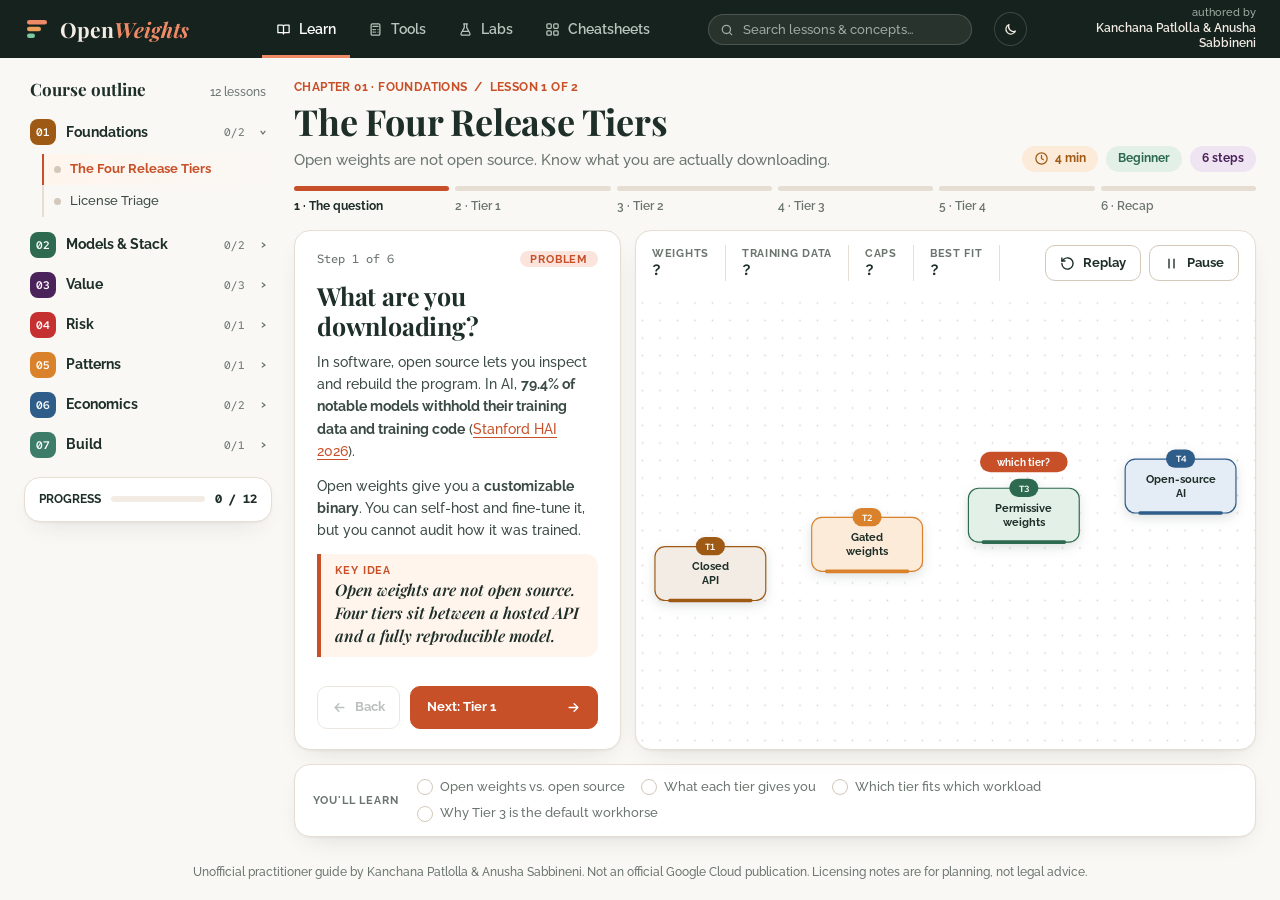
<file: docs/index.html>
<!DOCTYPE html>
<html lang="en">
<head>
<!-- Google tag (GTM-MKN39GPM) -->
<script async src="https://www.googletagmanager.com/gtm.js?id=GTM-MKN39GPM"></script>
<script>
  window.dataLayer = window.dataLayer || [];
  function gtag(){dataLayer.push(arguments);}
  gtag('js', new Date());
</script>
<meta charset="UTF-8">
<meta name="viewport" content="width=device-width, initial-scale=1.0">
<meta name="referrer" content="strict-origin-when-cross-origin">
<title>Open-Weight AI Models for Enterprise Architects — OpenWeights interactive course</title>
<meta name="description" content="Interactive course on open-weight AI models for enterprise architects: 12 step-through lessons, a 73% duty-cycle break-even calculator, license triage, a workload router, and a 7-part Google Cloud code and video series.">
<link rel="canonical" href="https://openweights.cloudrace.info/">
<meta property="og:title" content="Open-Weight AI Models — Enterprise Architect&#39;s Interactive Course &amp; Toolkit">
<meta property="og:description" content="56% of gateway tokens at 14% of spend: step-through lessons, a 73% GPU duty-cycle calculator, license triage, and a 7-part Google Cloud code series.">
<meta property="og:url" content="https://openweights.cloudrace.info/">
<meta property="og:type" content="website">
<meta property="og:image" content="https://openweights.cloudrace.info/assets/youtube_explainer_thumbnail.jpg">
<meta name="twitter:card" content="summary_large_image">
<meta name="twitter:title" content="Open-Weight AI Models — Enterprise Architect&#39;s Interactive Course &amp; Toolkit">
<meta name="twitter:description" content="Step-through lessons, a 73% GPU duty-cycle calculator, license triage, and a 7-part Google Cloud code series.">
<meta name="twitter:image" content="https://openweights.cloudrace.info/assets/youtube_explainer_thumbnail.jpg">
<link rel="preconnect" href="https://fonts.googleapis.com">
<link rel="preconnect" href="https://fonts.gstatic.com" crossorigin>
<link href="https://fonts.googleapis.com/css2?family=Playfair+Display:ital,wght@0,600;0,700;0,800;1,600&family=Raleway:wght@400;500;600;700&family=Red+Hat+Mono:wght@400;500;600&display=swap" rel="stylesheet">
<style>/* OpenWeights brand: same fonts and colours as the production site (Playfair Display, Raleway, Red Hat Mono; forest, coral, amber, plum). */
:root{
  --bg:#FAF8F5;--surface:#FFFFFF;--surface-2:#F2ECE4;--hl:#FFF5ED;--line:#E6DED3;--line-2:#D3C8B9;
  --ink:#1E2E28;--ink-2:#3B4A44;--muted:#6B756F;
  --forest:#1E2E28;--forest-deep:#16221D;--coral:#C85028;--btn:#C85028;--amber:#D9822B;--amber-d:#9E5A14;--plum:#4A235A;--success:#2D6A4F;--blue:#2F5D8A;
  --t-green:#E3F0E8;--t-coral:#FBE4DC;--t-amber:#FCEBD9;--t-plum:#EEE4F2;--t-blue:#E4ECF5;
  --shadow:0 1px 2px rgba(30,46,40,.05),0 10px 28px -14px rgba(30,46,40,.20);
  --head:"Playfair Display",Georgia,"Times New Roman",serif;
  --body:"Raleway",-apple-system,BlinkMacSystemFont,"Segoe UI",system-ui,sans-serif;
  --mono:"Red Hat Mono",ui-monospace,SFMono-Regular,Menlo,monospace;
  color-scheme:light;
}
[data-theme=dark]{
  --bg:#121A17;--surface:#1A2520;--surface-2:#22302A;--hl:#2B2520;--line:#2C3B34;--line-2:#42554C;
  --ink:#EDE8DF;--ink-2:#CFC9BE;--muted:#93A098;
  --coral:#EE8A66;--amber:#E9A05A;--amber-d:#E9A05A;--plum:#CFA9E0;--success:#7CC8A1;--blue:#8FB6DE;
  --t-green:#22392E;--t-coral:#46291E;--t-amber:#45341F;--t-plum:#3A2945;--t-blue:#25374B;
  --shadow:none;color-scheme:dark;
}
*{box-sizing:border-box}
html,body{margin:0;height:100%}
body{background:var(--bg);color:var(--ink);font:500 14px/1.6 var(--body);-webkit-font-smoothing:antialiased}
a{color:inherit}
button{font:inherit;color:inherit;cursor:pointer}
code{font:500 .92em var(--mono);background:var(--surface-2);padding:1px 5px;border-radius:5px}
h1,h2,h3{font-family:var(--head);font-weight:700;letter-spacing:-.2px}
.app{display:grid;grid-template-rows:auto 1fr;min-height:100vh}
.ico{width:15px;height:15px;flex:none}
.banner{background:var(--amber);color:#16221D;font-size:12px;text-align:center;padding:3px 8px;font-weight:600}

/* top bar: dark forest band */
.top{display:flex;align-items:center;gap:22px;padding:0 24px;height:58px;background:var(--forest-deep);color:#F2ECE4;position:sticky;top:0;z-index:20}
.brand{display:flex;align-items:center;gap:10px;text-decoration:none;font:700 21px var(--head);width:216px;flex:none}
.brand em{color:#EE8A66;font-style:italic}
.tabs{display:flex;gap:4px;align-self:stretch}
.tab{display:flex;align-items:center;gap:8px;padding:0 14px;text-decoration:none;font-weight:600;font-size:14px;color:#B9C4BE;border-bottom:3px solid transparent;border-top:3px solid transparent}
.tab:hover{color:#fff}
.tab.on{color:#fff;border-bottom-color:#EE8A66}
.tab svg{width:15px;height:15px}
.grow{flex:1}
.search{position:relative;width:min(280px,24vw)}
.search input{width:100%;font:500 13px var(--body);color:#fff;background:rgba(255,255,255,.08);border:1px solid rgba(255,255,255,.16);border-radius:999px;padding:7px 12px 7px 34px;outline:none}
.search input::placeholder{color:#9FACA5}
.search input:focus{border-color:#EE8A66}
.search svg{position:absolute;left:12px;top:9px;width:14px;height:14px;color:#9FACA5}
.results{position:absolute;top:40px;left:0;right:0;background:var(--surface);color:var(--ink);border:1px solid var(--line-2);border-radius:12px;box-shadow:0 14px 34px -12px rgba(0,0,0,.35);max-height:340px;overflow:auto;display:none}
.results.on{display:block}
.results a{display:block;padding:8px 12px;text-decoration:none;border-bottom:1px solid var(--line);font-weight:600}
.results a:hover{background:var(--hl)}
.results small{display:block;color:var(--muted);font-weight:500}
.iconbtn{width:34px;height:34px;display:grid;place-items:center;border:1px solid rgba(255,255,255,.16);border-radius:50%;background:none;color:#F2ECE4}
.by{font-size:11px;line-height:1.3;color:#9FACA5;text-align:right}
.by b{display:block;color:#F2ECE4;font-size:12px;font-weight:600}

/* layout */
.main{display:grid;grid-template-columns:248px minmax(0,1fr);gap:22px;padding:20px 24px 18px;max-width:1500px;width:100%;margin:0 auto}
.card{background:var(--surface);border:1px solid var(--line);border-radius:16px;box-shadow:var(--shadow)}

/* sidebar */
.side{display:flex;flex-direction:column;gap:12px;position:sticky;top:76px;align-self:start;max-height:calc(100vh - 96px)}
.side-h{display:flex;justify-content:space-between;align-items:baseline;padding:0 6px;font:700 17px var(--head)}
.side-h small{font:500 12px var(--body);color:var(--muted)}
.tree{overflow:auto}
.ch{display:flex;align-items:center;gap:10px;width:100%;padding:7px 6px;border:0;background:none;border-radius:10px;font-weight:700;text-align:left;font-size:14px}
.ch:hover{background:var(--surface-2)}
.ch .cv{order:9;margin-left:6px;color:var(--muted);transition:transform .15s}
.ch.open .cv{transform:rotate(90deg)}
.ch .cnt{margin-left:auto;font:500 11px var(--mono);color:var(--muted)}
.cb{width:26px;height:26px;border-radius:8px;display:grid;place-items:center;color:#fff;font:600 11px var(--mono);flex:none}
.lessons{margin:2px 0 8px 18px;padding-left:14px;border-left:2px solid var(--line);display:none}
.ch.open + .lessons{display:block}
.ls{display:flex;align-items:center;gap:9px;padding:5px 10px;margin:1px 0 1px -16px;border-left:2px solid transparent;text-decoration:none;font-size:13px;color:var(--ink-2)}
.ls:hover{color:var(--coral)}
.ls.on{border-left-color:var(--coral);color:var(--coral);font-weight:700;background:linear-gradient(90deg,var(--hl),transparent)}
.ls .dot{width:7px;height:7px;border-radius:50%;background:var(--line-2);flex:none}
.ls.done .dot{background:var(--success)}
.progress{margin-top:auto;padding:12px 14px;display:flex;align-items:center;font-weight:700;font-size:12px}
.progress .bar{flex:1;height:6px;margin:0 10px;border-radius:4px;background:var(--surface-2);overflow:hidden}
.progress .bar i{display:block;height:100%;background:var(--success);width:0;transition:width .3s}
.progress span:last-child{font-family:var(--mono)}

/* lesson */
.lesson{display:flex;flex-direction:column;gap:14px;min-width:0}
.crumb{color:var(--coral);font-size:12px;font-weight:700;letter-spacing:.4px;text-transform:uppercase}
.lh{display:flex;align-items:flex-end;justify-content:space-between;gap:14px;flex-wrap:wrap}
.lh h1,.page h1{font-size:36px;line-height:1.12;margin:4px 0 6px}
.lh p{margin:0;color:var(--muted);font-size:15px}
.pills{display:flex;gap:8px;flex-wrap:wrap}
.pill{display:inline-flex;align-items:center;gap:6px;padding:3px 12px;border-radius:999px;font-size:12px;font-weight:700;white-space:nowrap;background:var(--surface-2);color:var(--ink-2)}
.pill.o{background:var(--t-amber);color:var(--amber-d)}.pill.g{background:var(--t-green);color:var(--success)}.pill.v{background:var(--t-plum);color:var(--plum)}.pill.r{background:var(--t-coral);color:var(--coral)}.pill.b{background:var(--t-blue);color:var(--blue)}
/* step bar */
.steps{display:flex;gap:6px}
.sg{flex:1;min-width:0;border:0;background:none;padding:0;text-align:left;color:var(--muted);font-size:12px;font-weight:600}
.sg i{display:block;height:5px;border-radius:3px;background:var(--line);margin-bottom:6px;transition:background .2s}
.sg span{display:block;white-space:nowrap;overflow:hidden;text-overflow:ellipsis}
.sg.past i{background:var(--success)}
.sg.on i{background:var(--coral)}
.sg.on{color:var(--ink);font-weight:700}
.sg:hover{color:var(--ink)}
/* narration + stage */
.split{display:grid;grid-template-columns:minmax(290px,34%) minmax(0,1fr);gap:14px;align-items:stretch}
.narr{padding:20px 22px;display:flex;flex-direction:column}
.step-h{display:flex;justify-content:space-between;align-items:center;font:500 12px var(--mono);color:var(--muted)}
.tag{font:700 10.5px var(--body);padding:2px 10px;border-radius:999px;background:var(--t-coral);color:var(--coral);letter-spacing:.8px}
.tag.RECAP,.tag.FIX,.tag.PLAN{background:var(--t-green);color:var(--success)}.tag.KEY{background:var(--t-plum);color:var(--plum)}.tag.NUMBERS,.tag.SETUP,.tag.BASELINE{background:var(--t-amber);color:var(--amber-d)}
.narr h2{font-size:25px;margin:14px 0 10px;line-height:1.2}
.narr p{margin:0 0 12px;color:var(--ink-2)}
.narr p a,.page p a{color:var(--coral);text-decoration:underline;text-underline-offset:3px}
.key{border-left:4px solid var(--coral);background:var(--hl);border-radius:0 12px 12px 0;padding:10px 14px;font:italic 600 16px/1.45 var(--head)}
.key small{display:block;font:700 10.5px var(--body);letter-spacing:.9px;color:var(--coral);text-transform:uppercase;margin-bottom:2px}
.extra{margin-top:12px;display:flex;flex-direction:column;gap:6px;align-items:flex-start}
.nav{margin-top:auto;padding-top:18px;display:grid;grid-template-columns:auto 1fr;gap:10px}
.btn{display:inline-flex;align-items:center;gap:8px;padding:7px 14px;border:1px solid var(--line-2);border-radius:10px;background:var(--surface);font-weight:700;font-size:13px;text-decoration:none;transition:border-color .15s,background .15s}
.btn:hover{border-color:var(--coral);color:var(--coral)}
.btn.pri{background:var(--btn);border-color:var(--btn);color:#fff;justify-content:space-between;padding:10px 16px}
.btn.pri:hover{background:#A9401D;color:#fff}
.btn.ghost{padding:10px 14px;color:var(--muted)}
.btn[disabled]{opacity:.45;cursor:default}
.stage{position:relative;overflow:hidden;display:flex;flex-direction:column;min-height:520px}
.stage-top{display:flex;gap:0;padding:14px 16px 0;align-items:flex-start;flex-wrap:wrap;position:relative;z-index:2}
.chip{padding:0 16px 0 0;margin:0 16px 8px 0;border-right:1px solid var(--line);max-width:210px}
.chip small{display:block;font-size:10.5px;letter-spacing:.7px;color:var(--muted);font-weight:700}
.chip b{font:600 15px/1.3 var(--mono);display:block}
.chip.new b{color:var(--coral);animation:pop .4s backwards}
.ctl{margin-left:auto;display:flex;gap:8px}
.canvas{flex:1;position:relative;min-height:400px}
.canvas svg{position:absolute;inset:0;width:100%;height:100%}
.brief{margin:0 16px 16px;background:var(--surface-2);border-radius:12px;padding:10px 14px;animation:pop .35s backwards;display:flex;gap:14px;align-items:baseline;flex-wrap:wrap}
.brief h4{margin:0;font:700 10.5px var(--body);letter-spacing:.8px;white-space:nowrap;color:var(--muted)}
.brief div{font-size:13px;display:flex;flex-wrap:wrap;gap:5px 8px;flex:1}
.brief span{border-radius:7px;padding:1px 10px;background:var(--surface);border:1px solid var(--line);font-weight:600}
/* diagram */
.n{transition:opacity .3s;filter:drop-shadow(0 5px 7px rgba(30,46,40,.14))}
.n.dim{opacity:.32;filter:none}
.n.in{animation:rise .45s backwards}
.n text{font:700 15px var(--body);fill:#1E2E28;text-anchor:middle}
.n .tp{font:600 12.5px var(--mono);fill:#fff}
.edge{stroke:var(--ink);stroke-width:1.6;fill:none;opacity:.55}
.edge.fail{stroke:var(--coral);stroke-dasharray:6 5;opacity:1}
.flow{stroke:var(--coral);stroke-width:4;stroke-linecap:round;stroke-dasharray:1 13;fill:none;animation:flow 1s linear infinite}
.flow.slow{animation-duration:3.2s}
.paused .flow{animation-play-state:paused}
.axis{font:700 13px var(--body);fill:var(--muted);text-anchor:middle;letter-spacing:.5px}
.bub rect{fill:var(--coral)}
.bub text{font:700 14px var(--body);fill:#fff;text-anchor:middle}
.bub{animation:pop .4s backwards;transform-origin:center;transform-box:fill-box}
@keyframes flow{to{stroke-dashoffset:-14}}
@keyframes rise{from{opacity:0;transform:translateY(12px)}}
@keyframes pop{from{opacity:0;transform:scale(.94)}}
/* bars */
.bars{position:absolute;inset:0;padding:30px 36px;display:flex;flex-direction:column;justify-content:center;gap:20px}
.bars .unit{font-size:11px;letter-spacing:.8px;color:var(--muted);font-weight:700;text-transform:uppercase}
.bar-row{display:grid;grid-template-columns:200px 1fr 100px;align-items:center;gap:14px;animation:rise .4s backwards}
.bar-row .tr{height:22px;border-radius:11px;background:var(--surface-2);overflow:hidden}
.bar-row .fl{height:100%;width:0;border-radius:11px;transition:width .7s cubic-bezier(.2,.8,.2,1)}
.bar-row b{font:600 16px var(--mono)}
.bar-row span{color:var(--ink-2);font-weight:600}
.bar-row.hot span,.bar-row.hot b{color:var(--coral);font-weight:700}
.empty{color:var(--line-2);text-align:center;font:700 72px var(--head)}
/* you'll learn strip */
.learn{padding:12px 18px;display:flex;gap:8px 18px;align-items:center;flex-wrap:wrap}
.learn h3{margin:0;font:700 11px var(--body);letter-spacing:.9px;text-transform:uppercase;color:var(--muted)}
.learn ul{margin:0;padding:0;display:flex;flex-wrap:wrap;gap:6px 16px;flex:1}
.learn li{list-style:none;display:flex;gap:7px;align-items:center;font-size:13px;color:var(--muted)}
.learn li i{width:16px;height:16px;border:1.5px solid var(--line-2);border-radius:50%;flex:none;display:grid;place-items:center;font-style:normal;font-size:10px;font-weight:800;color:#fff}
.learn li.ok{color:var(--ink);font-weight:600}
.learn li.ok i{background:var(--success);border-color:var(--success)}
.learn p{margin:0;font-size:12px}
.learn p a{color:var(--coral)}

/* pages */
.page{padding:24px 28px 28px;min-width:0}
.page>p.sub{color:var(--muted);margin:0 0 18px;font-size:15px}
.grid{display:grid;gap:14px}
.g3{grid-template-columns:repeat(auto-fill,minmax(270px,1fr))}
.g4{grid-template-columns:repeat(auto-fill,minmax(200px,1fr))}
.box{border:1px solid var(--line);border-radius:14px;background:var(--bg);padding:16px}
.box h3{margin:0 0 6px;font-size:18px;line-height:1.3}
.box p{margin:0 0 8px;font-size:13.5px;color:var(--ink-2)}
.box small{color:var(--muted);font-size:12px}
.num{font:700 30px var(--head);color:var(--coral);display:block}
a.box{text-decoration:none;display:block;transition:border-color .15s,transform .15s}
a.box:hover{border-color:var(--coral);transform:translateY(-2px)}
.lab-top{display:flex;justify-content:space-between;align-items:center;margin-bottom:10px;gap:8px}
.links{display:flex;flex-wrap:wrap;gap:8px;margin-top:12px}
.sec{font-size:11px;letter-spacing:1px;font-weight:700;margin:24px 0 10px;color:var(--muted);text-transform:uppercase}
.field{display:flex;flex-direction:column;gap:6px;font-size:12px;font-weight:700}
.field b{font-family:var(--mono);font-weight:600;color:var(--coral)}
.field select{font:600 13px var(--body);color:inherit;background:var(--surface);border:1px solid var(--line-2);border-radius:10px;padding:8px 10px}
input[type=range]{accent-color:#C85028;width:100%}
.verdict{border-left:4px solid var(--coral);border-radius:0 12px 12px 0;padding:12px 16px;margin-top:16px;background:var(--t-coral)}
.verdict.ok{background:var(--t-green);border-left-color:var(--success)}
.verdict b{display:block;margin-bottom:4px;font:700 18px var(--head)}
.trow{display:flex;justify-content:space-between;gap:12px;align-items:flex-start;padding:11px 14px;border:1px solid var(--line);border-radius:12px;background:var(--bg);margin-bottom:8px}
.trow b{display:block}
.trow small{display:block;color:var(--muted)}
.trow .why{color:var(--coral);font-weight:600}
.quad{display:grid;grid-template-columns:1fr 1fr;gap:10px}
.qb{text-align:left;padding:14px;border:1px solid var(--line-2);border-radius:12px;background:var(--bg)}
.qb.on{border-color:var(--coral);background:var(--hl);box-shadow:inset 0 0 0 1px var(--coral)}
.qb b{display:block;font-size:11px;letter-spacing:.6px;color:var(--coral)}
.qb span{display:block;font:700 17px var(--head);margin:3px 0}
.qb small{color:var(--muted)}
.src{font-size:13px;margin:0;padding-left:0}
.src li{list-style:none;padding:8px 0;border-bottom:1px solid var(--line)}
.src a{color:var(--coral)}
table{border-collapse:collapse;width:100%;font-size:13px}
th,td{text-align:left;padding:8px;border-bottom:1px solid var(--line);vertical-align:top}
th{font-size:10.5px;letter-spacing:.7px;color:var(--muted)}
.foot{grid-column:1/-1;font-size:11.5px;color:var(--muted);padding:4px 4px 0;text-align:center}

@media (max-width:1120px){.split{grid-template-columns:1fr}.stage{order:-1;min-height:0}.by{display:none}}
@media (max-width:820px){.main{grid-template-columns:1fr;padding:14px}.side{position:static;max-height:none}.top{flex-wrap:wrap;height:auto;padding:8px 14px;gap:8px}.brand{width:auto}.tabs{align-self:auto}.tab{padding:6px 8px}.tab svg{display:none}.search{width:100%;order:9}.bar-row{grid-template-columns:1fr;gap:4px}.canvas{min-height:240px}.sg span{display:none}.lh h1,.page h1{font-size:28px}}
</style>
</head>
<body>
<div class="app">
  <div>
    <header class="top">
      <a class="brand" href="#/learn/release-tiers/1">
        <svg width="26" height="26" viewBox="0 0 26 26"><rect x="3" y="4" width="20" height="4.5" rx="2.25" fill="#EE8A66"/><rect x="3" y="10.75" width="14" height="4.5" rx="2.25" fill="#E9A05A"/><rect x="3" y="17.5" width="8" height="4.5" rx="2.25" fill="#7CC8A1"/></svg>
        <span>Open<em>Weights</em></span>
      </a>
      <nav class="tabs">
        <a class="tab" data-tab="learn" href="#/learn"><svg viewBox="0 0 24 24" fill="none" stroke="currentColor" stroke-width="2" stroke-linejoin="round"><path d="M3 5h7a2 2 0 0 1 2 2v12a2 2 0 0 0-2-2H3zM21 5h-7a2 2 0 0 0-2 2v12a2 2 0 0 1 2-2h7z"/></svg>Learn</a>
        <a class="tab" data-tab="tools" href="#/tools/breakeven"><svg viewBox="0 0 24 24" fill="none" stroke="currentColor" stroke-width="2" stroke-linecap="round"><rect x="5" y="3" width="14" height="18" rx="2"/><path d="M8 7h8M8 12h2M12 12h0M16 12h0M8 16h2M12 16h0M16 16h0"/></svg>Tools</a>
        <a class="tab" data-tab="labs" href="#/labs"><svg viewBox="0 0 24 24" fill="none" stroke="currentColor" stroke-width="2" stroke-linejoin="round" stroke-linecap="round"><path d="M9 3h6M10 3v6l-5 9a2 2 0 0 0 2 3h10a2 2 0 0 0 2-3l-5-9V3M7.5 15h9"/></svg>Labs</a>
        <a class="tab" data-tab="cheatsheets" href="#/cheatsheets"><svg viewBox="0 0 24 24" fill="none" stroke="currentColor" stroke-width="2" stroke-linejoin="round"><rect x="3" y="3" width="7" height="7" rx="1.5"/><rect x="14" y="3" width="7" height="7" rx="1.5"/><rect x="3" y="14" width="7" height="7" rx="1.5"/><rect x="14" y="14" width="7" height="7" rx="1.5"/></svg>Cheatsheets</a>
      </nav>
      <span class="grow"></span>
      <div class="search">
        <svg viewBox="0 0 24 24" fill="none" stroke="currentColor" stroke-width="2.2" stroke-linecap="round"><circle cx="11" cy="11" r="7"/><path d="M20 20l-3.5-3.5"/></svg>
        <input id="q" type="search" placeholder="Search lessons &amp; concepts…" autocomplete="off" aria-label="Search lessons and concepts">
        <div class="results" id="results"></div>
      </div>
      <button class="iconbtn" id="theme" title="Toggle dark mode" aria-label="Toggle dark mode"><svg class="ico" viewBox="0 0 24 24" fill="none" stroke="currentColor" stroke-width="2" stroke-linejoin="round"><path d="M20 14.5A8 8 0 0 1 9.5 4 8 8 0 1 0 20 14.5z"/></svg></button>
      <div class="by">authored by<b>Kanchana Patlolla &amp; Anusha Sabbineni</b></div>
    </header>
  </div>
  <main class="main" id="main"></main>
</div>
<noscript><p style="max-width:560px;margin:15vh auto;padding:0 24px">This interactive course needs JavaScript.</p></noscript>
<script>const SOURCES = ["**[1]** Nathan Lambert. *Open Models and Their Role in an AI Ecosystem* (Harvard CS 2881R, Oct 2026). [Slides](https://natolambert.com/slides/2026/harvard/lecture.html#29)", "**[2]** Stanford HAI. *The 2026 AI Index Report* (2026). [PDF](https://hai.stanford.edu/assets/files/ai_index_report_2026.pdf)", "**[3]** Irene Solaiman. *The Gradient of Generative AI Release*. `arXiv:2302.04844`. [arXiv](https://arxiv.org/abs/2302.04844)", "**[4]** Vercel. *AI Gateway Production Index: September 2026 — Open-Weight Models Take 56% of Token Volume*. [Blog](https://vercel.com/blog/ai-gateway-production-index-september-2026)", "**[5]** Team Olmo (Ai2). *Olmo 3 32B Think (`arXiv:2512.13961`)* & *Tülu 3 (`arXiv:2411.15124`)*. [Olmo 3](https://arxiv.org/abs/2512.13961) | [Tülu 3](https://arxiv.org/abs/2411.15124)", "**[6]** DeepSeek-AI. *DeepSeek-V4.1-Flash (`1017`): Causal Encoder-Decoder MoE with CSA2 (`arXiv:2609.19969`)*. [PDF](https://arxiv.org/pdf/2609.19969) | [`DeepInfer`](https://github.com/deepseek-ai/DeepInfer)", "**[7]** Google Cloud & DeepMind. *Use Gemma 4 Open Models on Vertex AI* & *Quantization-Aware Training (QAT)*. [Vertex AI Docs](https://docs.cloud.google.com/gemini-enterprise-agent-platform/models/open-models/use-gemma) | [QAT Blog](https://blog.google/innovation-and-ai/technology/developers-tools/quantization-aware-training-gemma-4/) | [ADK Docs](https://adk.dev/agents/models/google-gemma/)", "**[8]** Alibaba Qwen Team. *Qwen 3.8-27B & Flash-Next (`180B-A6B`)* (`Apache 2.0`, 2026). [Blog](https://qwen.ai/blog?id=qwen3.8-flash-next)", "**[9]** Mistral AI. *Mistral Large 4 (`Apache 2.0`)* & *Timestral*. [Large 4](https://mistral.ai/news/mistral-large-4) | [Timestral](https://github.com/mistralai/timestral)", "**[10]** Reflection AI. *Introducing Beam (`Beam-1.0-501B-A23B`, `Apache 2.0`)* (2026). [Blog](https://reflection.ai/blog/introducing-beam)", "**[11]** Aleph Alpha. *Kolibri: A Sovereign European Open-Weight Model (`Apache 2.0`)* (2026). [Blog](https://aleph-alpha.com/en/blog/kolibri-has-landed-a-sovereign-open-weight-model/)", "**[12]** Moonshot AI. *Kimi K3.1 Pro Tech Blog* & *Kimi K3 License*. [Blog](https://www.kimi.ai/blog/kimi-k3-1-pro) | [License](https://huggingface.co/moonshotai/Kimi-K3/blob/main/LICENSE)", "**[13]** Zhipu AI. *GLM-5.3-Flash* & *GLM-5.3 Commercial Cap License*. [Blog](https://z.ai/blog/glm-5.3-flash) | [License](https://huggingface.co/zai-org/GLM-5.3/blob/main/LICENSE)", "**[14]** Joel Niklaus (Hugging Face). *Don't Train the Model, Evolve the Harness (Harvey LegalAgentBench)* & Yoonho Lee et al. *Meta-Harness (`arXiv:2603.28052`)*. [HF Space](https://huggingface.co/spaces/joelniklaus/harness-optimization) | [arXiv](https://arxiv.org/abs/2603.28052)", "**[15]** LangChain Engineering. *How to Build a Model Router in the Harness* (2026). [Blog](https://www.langchain.com/blog/how-to-build-a-model-router-in-the-harness)", "**[16]** System 1 Decision & Extraction Models: [TypeSafe `Jev`](https://typesafe.ai/blog/introducing-system-one-models-and-jev) | [Cloudflare `Clef`](https://blog.cloudflare.com/clef-decision-models/) | [Cloudflare `Clairic`](https://blog.cloudflare.com/clairic-extraction-model) | [`Microsoft-Decision-1`](https://commandline.microsoft.com/microsoft-decision-1-model-foundry/) | [`firelex/jeff`](https://github.com/firelex/jeff)", "**[17]** Industry Patterns (Customer Engineering Blueprints): [Pattern 1 — Netflix `GenRec` Prefill Ranker](https://netflixtechblog.com/genrec-towards-llm-native-recommendation-at-netflix-f20be6f643e3) | [Pattern 2 — Pinterest Vision Encoder Graft](https://www.youtube.com/watch?v=1C3HLLWtOx0) | [Pattern 3 — Harvey LegalAgentBench](https://www.harvey.ai/blog/introducing-harveys-legal-agent-benchmark) | [Pattern 4 — DoorDash Teacher-Student Distillation](https://careersatdoordash.com/blog/unleashing-the-power-of-large-language-models-at-doordash-for-a-seamless-shopping-adventure/) | [Pattern 5 — Coinbase `<$100` GRPO Fraud Agent](https://www.coinbase.com/blog/part-one-how-coinbase-built-evaluated-and-post-trained-a-fraud-agent) & [Uber GenAI Gateway](https://www.uber.com/us/en/blog/genai-gateway/) | [Pattern 6 — Amazon `Strands Decider` Ticket Labeling](https://strandsagents.com/blog/amazon-saves-millions-replacing-sonnet-with-strands-decider/) & [Microsoft `Decision` Model GA](https://commandline.microsoft.com/microsoft-decision-model-ga/)", "**[18]** Anthropic Frontier Red Team & US NIST CAISI. *`GLM-5.3` and the Spread of Advanced Cyber Capabilities (Weight Abliteration)* (2026). [Report](https://www.anthropic.com/research/glm-5-3-and-the-spread-of-advanced-cyber-capabilities)", "**[19]** Anthropic Interpretability Team. *Open-Sourcing Circuit-Tracing Tools (`circuit-tracer`)* & *The Jacobian Lens (`arXiv:2609.15818`)*. [GitHub](https://github.com/safety-research/circuit-tracer) | [arXiv](https://arxiv.org/pdf/2609.15818)", "**[20]** Cloudflare Engineering. *Cutting Our Inference Bill by 68% by Being Obsessive About Optimization* (2026). [Blog](https://blog.cloudflare.com/obsessive-inference-optimization)"];
// Course content. Every figure and claim here comes from whitepaper/enterprise-playbook.md.
const U = {
  hai: 'https://hai.stanford.edu/assets/files/ai_index_report_2026.pdf',
  vercel: 'https://vercel.com/blog/ai-gateway-production-index-september-2026',
  gemma: 'https://docs.cloud.google.com/gemini-enterprise-agent-platform/models/open-models/use-gemma',
  qat: 'https://blog.google/innovation-and-ai/technology/developers-tools/quantization-aware-training-gemma-4/',
  deepseek: 'https://arxiv.org/pdf/2609.19969',
  kimi: 'https://www.kimi.ai/blog/kimi-k3-1-pro',
  beam: 'https://reflection.ai/blog/introducing-beam',
  kolibri: 'https://aleph-alpha.com/en/blog/kolibri-has-landed-a-sovereign-open-weight-model/',
  olmo: 'https://arxiv.org/abs/2512.13961',
  tulu: 'https://arxiv.org/abs/2411.15124',
  clef: 'https://blog.cloudflare.com/clef-decision-models/',
  msd1: 'https://commandline.microsoft.com/microsoft-decision-1-model-foundry/',
  jev: 'https://typesafe.ai/blog/introducing-system-one-models-and-jev',
  timestral: 'https://github.com/mistralai/timestral',
  jeff: 'https://github.com/firelex/jeff',
  cf68: 'https://blog.cloudflare.com/obsessive-inference-optimization',
  tracer: 'https://github.com/safety-research/circuit-tracer',
  neuronpedia: 'https://www.neuronpedia.org/',
  niklaus: 'https://huggingface.co/spaces/joelniklaus/harness-optimization',
  metah: 'https://arxiv.org/abs/2603.28052',
  openswe: 'https://www.langchain.com/blog/how-to-build-a-model-router-in-the-harness',
  ablit: 'https://www.anthropic.com/research/glm-5-3-and-the-spread-of-advanced-cyber-capabilities',
  netflix: 'https://netflixtechblog.com/genrec-towards-llm-native-recommendation-at-netflix-f20be6f643e3',
  pinterest: 'https://www.youtube.com/watch?v=1C3HLLWtOx0',
  harvey: 'https://www.harvey.ai/blog/introducing-harveys-legal-agent-benchmark',
  doordash: 'https://careersatdoordash.com/blog/unleashing-the-power-of-large-language-models-at-doordash-for-a-seamless-shopping-adventure/',
  coinbase: 'https://www.coinbase.com/blog/part-one-how-coinbase-built-evaluated-and-post-trained-a-fraud-agent',
  uber: 'https://www.uber.com/us/en/blog/genai-gateway/',
  strands: 'https://strandsagents.com/blog/amazon-saves-millions-replacing-sonnet-with-strands-decider/',
  msga: 'https://commandline.microsoft.com/microsoft-decision-model-ga/',
  adk: 'https://adk.dev/agents/models/google-gemma/',
  repo: 'https://github.com/kanchpat/open-weight-models',
  video1: 'https://youtu.be/qcz1GhjCBOw',
  video2: 'https://youtu.be/sMO3p7_hq7g',
};

const CHAPTERS = [
  { id: '01', name: 'Foundations', color: '#9E5A14' },
  { id: '02', name: 'Models & Stack', color: '#2D6A4F' },
  { id: '03', name: 'Value', color: '#4A235A' },
  { id: '04', name: 'Risk', color: '#C53030' },
  { id: '05', name: 'Patterns', color: '#D9822B' },
  { id: '06', name: 'Economics', color: '#2F5D8A' },
  { id: '07', name: 'Build', color: '#3E7C6A' },
];

const LESSONS = [
  // ---------------------------------------------------------------- 01
  {
    id: 'release-tiers', ch: '01', title: 'The Four Release Tiers', mins: 4, level: 'Beginner',
    sub: 'Open weights are not open source. Know what you are actually downloading.',
    learn: ['Open weights vs. open source', 'What each tier gives you', 'Which tier fits which workload', 'Why Tier 3 is the default workhorse'],
    chips: ['WEIGHTS', 'TRAINING DATA', 'CAPS', 'BEST FIT'],
    scene: {
      type: 'iso',
      nodes: {
        t1: { x: 95, y: 290, h: 40, c: 'sand', top: 'T1', label: 'Closed\nAPI' },
        t2: { x: 310, y: 240, h: 60, c: 'orange', top: 'T2', label: 'Gated\nweights' },
        t3: { x: 525, y: 190, h: 80, c: 'green', top: 'T3', label: 'Permissive\nweights' },
        t4: { x: 740, y: 140, h: 100, c: 'blue', top: 'T4', label: 'Open-source\nAI' },
      },
    },
    steps: [
      { rail: 'The question', tag: 'PROBLEM', title: 'What are you downloading?',
        body: ['In software, open source lets you inspect and rebuild the program. In AI, **79.4% of notable models withhold their training data and training code** ([Stanford HAI 2026](' + U.hai + ')).',
          'Open weights give you a **customizable binary**. You can self-host and fine-tune it, but you cannot audit how it was trained.'],
        key: 'Open weights are not open source. Four tiers sit between a hosted API and a fully reproducible model.',
        chips: ['?', '?', '?', '?'], show: ['t1', 't2', 't3', 't4'], bubble: ['t3', 'which tier?'] },
      { rail: 'Tier 1', tag: 'TIER', title: 'Tier 1: closed frontier APIs',
        body: ['A hosted API only. You get no weights and no data.', 'Best for low or spiky traffic (under a 20% GPU duty cycle), rapid prototyping and PhD-level zero-shot R&D.'],
        key: 'Rent it when traffic is spiky or the problem is frontier-hard.',
        chips: ['hosted only', 'withheld', 'n/a', 'spiky, prototyping'], show: ['t1', 't2', 't3', 't4'], hot: ['t1'],
        brief: { t: 'TIER 1 · EXAMPLES', l: ['Gemini 3.1 Pro', 'Claude Opus 5.5', 'GPT-6 Astra'] } },
      { rail: 'Tier 2', tag: 'TIER', title: 'Tier 2: restricted weights',
        body: ['Downloadable weights, but with **revenue, valuation or MAU caps**.', 'Fine for internal tools and mid-scale workloads that stay safely below the cap.'],
        key: 'Free to try. Read the cap before you scale.',
        chips: ['download', 'withheld', 'revenue / MAU', 'internal tools'], show: ['t1', 't2', 't3', 't4'], hot: ['t2'],
        brief: { t: 'TIER 2 · EXAMPLES', l: ['Meta Llama 4', 'Moonshot Kimi K3', 'Zhipu GLM-5.3', 'MiniMax M3'] } },
      { rail: 'Tier 3', tag: 'TIER', title: 'Tier 3: permissive open weights',
        body: ['Unrestricted commercial weights plus inference code under **Apache 2.0 or MIT**. Training data stays undisclosed.', 'This is the **default enterprise workhorse** for commercial SaaS, customer agents and domain fine-tuning.'],
        key: 'Start here unless a regulator needs training-data provenance.',
        chips: ['download', 'undisclosed', 'none', 'default workhorse'], show: ['t1', 't2', 't3', 't4'], hot: ['t3'], bubble: ['t3', 'default'],
        brief: { t: 'TIER 3 · EXAMPLES', l: ['Google Gemma 4', 'Alibaba Qwen 3.8', 'DeepSeek-V4.1-Flash', 'Mistral Large 4 · Beam-1.0-501B'] } },
      { rail: 'Tier 4', tag: 'TIER', title: 'Tier 4: reproducible open-source AI',
        body: ['**Weights, training code and auditable pre-training data.**', 'The fit for regulated banking, healthcare and public sector work that needs full training-data provenance.'],
        key: 'Only Tier 4 lets you audit what the model was trained on.',
        chips: ['download', 'public', 'none', 'regulated'], show: ['t1', 't2', 't3', 't4'], hot: ['t4'],
        brief: { t: 'TIER 4 · EXAMPLES', l: ['Ai2 Olmo 3 (32B Think)', 'Tülu 3', 'Aleph Alpha Kolibri', 'NVIDIA Nemotron 3'] } },
      { rail: 'Recap', tag: 'RECAP', title: 'Four tiers, one question',
        body: ['Ask what you get: an API, capped weights, free weights, or weights with their full training recipe.', 'Most enterprise workloads land on Tier 3. Regulated ones climb to Tier 4.'],
        key: 'Next: sort any checkpoint into green, amber or red before it ships.',
        chips: ['T2–T4', 'T4 only', 'T2 only', 'T3 default'], show: ['t1', 't2', 't3', 't4'] },
    ],
  },
  {
    id: 'license-triage', ch: '01', title: 'License Triage', mins: 4, level: 'Beginner',
    sub: 'Sort every "open" model into green, amber or red before it reaches production.',
    learn: ['The three licensing buckets', 'Revenue, valuation and MAU cliffs', 'The split-artifact trap', 'Why you need a registry allowlist'],
    chips: ['BUCKET', 'STATUS', 'WATCH FOR'],
    tool: 'license',
    scene: {
      type: 'iso',
      nodes: {
        ck: { x: 140, y: 215, h: 50, c: 'sand', label: 'New\ncheckpoint' },
        tr: { x: 340, y: 215, h: 50, c: 'violet', label: 'Licence\ntriage' },
        g: { x: 590, y: 85, h: 46, c: 'green', label: 'Green\napproved' },
        a: { x: 620, y: 215, h: 46, c: 'orange', label: 'Amber\nlegal gate' },
        r: { x: 590, y: 320, h: 46, c: 'red', label: 'Red\naudit' },
      },
    },
    steps: [
      { rail: 'The question', tag: 'PROBLEM', title: 'Is this licence safe?',
        body: ['"Open" covers very different legal terms. Before deploying a checkpoint, architecture and legal teams sort it into a traffic-light bucket.',
          'They test it against **company valuation**, **product MAU**, **regional sovereignty** and **training-data auditability**.'],
        key: 'Triage first, download second.', chips: ['?', '?', '?'], show: ['ck', 'tr'], edges: [['ck', 'tr']], bubble: ['tr', 'safe?'] },
      { rail: 'Green', tag: 'BUCKET', title: 'Green: permissive open source',
        body: ['**Apache 2.0, MIT, OpenMDW.** Unrestricted rights to self-host, fine-tune, distill and commercialize at any scale.', 'Apache 2.0 adds an explicit patent grant. OpenMDW covers weights, data and code.'],
        key: 'Default approved.', chips: ['Permissive', 'default approved', 'nothing'], show: ['ck', 'tr', 'g', 'a', 'r'], hot: ['ck', 'tr', 'g'], edges: [['ck', 'tr'], ['tr', 'g']],
        brief: { t: 'GREEN · EXAMPLES', l: ['Gemma 4 · Qwen 3.8 · Beam · Kolibri · Clef (Apache 2.0)', 'DeepSeek-V4.1-Flash (MIT)', 'Ai2 Olmo 3 (OpenMDW)'] } },
      { rail: 'Amber', tag: 'BUCKET', title: 'Amber: commercial-capped licences',
        body: ['Free for R&D, but with **revenue, valuation or MAU cliffs**, mandatory naming prefixes and acceptable-use policies.', 'Crossing the cap needs a legal gate and usually a commercial deal.'],
        key: 'Know your cliff before your product grows into it.', chips: ['Capped custom', 'legal gate above cap', 'revenue · valuation · MAU'], show: ['ck', 'tr', 'g', 'a', 'r'], hot: ['ck', 'tr', 'a'], edges: [['ck', 'tr'], ['tr', 'a']],
        brief: { t: 'AMBER · THRESHOLDS', l: ['GLM-5.3: $10B valuation or revenue', 'Kimi K3, Muse Spark Open: $20M/mo or 100M MAU', 'MiniMax M3: $20M/yr', 'Llama 4: 700M MAU + "Llama" prefix'] } },
      { rail: 'Red', tag: 'BUCKET', title: 'Red: split artifacts',
        body: ['The code repo is MIT or Apache 2.0, but the **weights or LoRA adapters** carry restrictive or non-commercial terms.', 'Each artifact has its own licence. Audit all of them.'],
        key: 'A permissive repo does not make the adapter permissive.', chips: ['Split artifact', 'audit required', 'CC BY-NC adapters'], show: ['ck', 'tr', 'g', 'a', 'r'], hot: ['ck', 'tr', 'r'], edges: [['ck', 'tr'], ['tr', 'r', 'fail']],
        brief: { t: 'RED · EXAMPLES', l: ['Mistral Timestral: Apache 2.0 code, Modified MIT weights', 'firelex/jeff: sanctions and soc LoRAs are CC BY-NC 4.0'] } },
      { rail: 'Allowlist', tag: 'FIX', title: 'Enforce it with a registry',
        body: ['Enforce an internal **Model Registry allowlist** that defaults to verified Apache 2.0, MIT or OpenMDW artifacts.', 'Everything else needs a recorded legal decision.'],
        key: 'Make green the default path and amber the exception.', chips: ['Allowlist', 'green by default', 'unreviewed artifacts'], show: ['ck', 'tr', 'g', 'a', 'r'], hot: ['tr', 'g'], edges: [['ck', 'tr'], ['tr', 'g']], bubble: ['tr', 'allowlist'] },
      { rail: 'Recap', tag: 'RECAP', title: 'Three buckets',
        body: ['Green ships. Amber ships below its cap. Red needs an artifact-by-artifact audit.', 'Try your own valuation, MAU and sovereignty policy in the **License Triage tool**.'],
        key: 'Next: which model family fits which workload.', chips: ['3 buckets', 'green · amber · red', 'caps and adapters'], show: ['ck', 'tr', 'g', 'a', 'r'], edges: [['ck', 'tr'], ['tr', 'g'], ['tr', 'a'], ['tr', 'r', 'fail']] },
    ],
  },
  // ---------------------------------------------------------------- 02
  {
    id: 'model-families', ch: '02', title: 'Picking a Model Family', mins: 5, level: 'Intermediate',
    sub: 'Five enterprise workloads, and the open-weight picks that win each one.',
    learn: ['General agents and edge', 'Long-context coding', 'Sovereign and regulated', 'Auditable provenance', 'High-QPS classification'],
    chips: ['WORKLOAD', 'LICENCE', 'HEADLINE'],
    scene: {
      type: 'iso',
      nodes: {
        w: { x: 210, y: 205, h: 74, c: 'sand', label: 'Workload' },
        m: { x: 540, y: 205, h: 74, c: 'green', label: 'Top picks' },
      },
    },
    steps: [
      { rail: 'The question', tag: 'PROBLEM', title: 'Which model for which job?',
        body: ['There is no single best open-weight model. The right pick depends on the workload.', 'The playbook maps five common enterprise workloads to the families that win them in 2026.'],
        key: 'Pick by workload, not by leaderboard.', chips: ['?', '?', '?'], show: ['w', 'm'], edges: [['w', 'm']], bubble: ['m', 'which one?'] },
      { rail: 'Agents', tag: 'PICK', title: 'General agents, multimodal, edge',
        body: ['**[Google Gemma 4](' + U.gemma + ')** (31B, 26B-A4B, E4B) and **Alibaba Qwen 3.8** (27B, Flash-Next).', 'Native [Quantization-Aware Training](' + U.qat + '), an edge footprint under 1 GB, and drop-in Vertex AI and ADK support.'],
        key: 'QAT keeps quality when you shrink the model.', chips: ['Agents & edge', 'Apache 2.0', '<1 GB edge'], show: ['w', 'm'], hot: ['w', 'm'], edges: [['w', 'm']], labels: { w: 'Agents,\nmultimodal,\nedge', m: 'Gemma 4\nQwen 3.8' } },
      { rail: 'Coding', tag: 'PICK', title: 'Long-context coding and repo RAG',
        body: ['**[DeepSeek-V4.1-Flash](' + U.deepseek + ')** (763B total, 8B–16B active) and **[Kimi K3.1 Pro](' + U.kimi + ')**.', 'A **437× smaller KV cache**, a 1M context window, and 76× lower multi-turn coding session cost.'],
        key: 'A smaller KV cache is what makes long sessions cheap.', chips: ['Coding & RAG', 'MIT / custom', '437× KV cache'], show: ['w', 'm'], hot: ['w', 'm'], edges: [['w', 'm']], labels: { w: 'Long-context\ncoding', m: 'DeepSeek\nV4.1-Flash\nKimi K3.1' } },
      { rail: 'Sovereign', tag: 'PICK', title: 'US and EU sovereign workloads',
        body: ['**[Reflection Beam-1.0-501B](' + U.beam + ')** (US) and **[Aleph Alpha Kolibri](' + U.kolibri + ')** (EU).', 'Western-origin checkpoints. Kolibri adds Merlin-Arthur verified grounding with 44% hallucination abstention.'],
        key: 'Origin can be a hard requirement, even inside an air-gapped VPC.', chips: ['Sovereign', 'Apache 2.0', 'US / EU origin'], show: ['w', 'm'], hot: ['w', 'm'], edges: [['w', 'm']], labels: { w: 'Sovereign,\nregulated', m: 'Beam-1.0\nKolibri' } },
      { rail: 'Auditable', tag: 'PICK', title: '100% auditable provenance',
        body: ['**[Ai2 Olmo 3 (32B Think)](' + U.olmo + ')** and **[Tülu 3](' + U.tulu + ')**.', 'A full public release of pre-training data, filtering code and post-training recipes.'],
        key: 'This is Tier 4: you can inspect the training corpus itself.', chips: ['Provenance', 'Apache 2.0 / OpenMDW', 'data + code public'], show: ['w', 'm'], hot: ['w', 'm'], edges: [['w', 'm']], labels: { w: 'Auditable\ntraining\ndata', m: 'Olmo 3\nTülu 3' } },
      { rail: 'High QPS', tag: 'PICK', title: 'High-QPS classification',
        body: ['**[Cloudflare Clef and Clairic](' + U.clef + ')**, **[Microsoft-Decision-1](' + U.msd1 + ')** and Gemma 4 System 1.', 'Single-forward-pass calibrated probabilities at **35× lower latency and 200× lower cost**.'],
        key: 'If the answer is a label, do not pay for an essay.', chips: ['Classify & extract', 'Apache 2.0', 'output_tokens: 0'], show: ['w', 'm'], hot: ['w', 'm'], edges: [['w', 'm']], labels: { w: 'High-QPS\nclassify,\nextract', m: 'Clef\nDecision-1\nGemma 4 S1' } },
      { rail: 'Recap', tag: 'RECAP', title: 'Five workloads, five answers',
        body: ['Agents: Gemma 4 or Qwen 3.8. Coding: DeepSeek-V4.1-Flash. Sovereign: Beam or Kolibri. Auditable: Olmo 3. High QPS: System 1 models.', 'Weights alone are not a service, though.'],
        key: 'Next: the three runtime layers that turn weights into a platform.', chips: ['5 workloads', 'mostly Apache 2.0', 'pick by job'], show: ['w', 'm'], edges: [['w', 'm']] },
    ],
  },
  {
    id: 'production-stack', ch: '02', title: 'The Three-Layer Stack', mins: 3, level: 'Intermediate',
    sub: 'Raw weights on disk are not a production service. Three runtime layers make them one.',
    learn: ['Inference runtimes', 'Post-training and verifiable RL', 'White-box governance', 'Where each layer appears in the series'],
    chips: ['LAYER', 'TOOLS', 'SERIES PARTS'],
    scene: {
      type: 'iso',
      nodes: {
        d: { x: 95, y: 290, h: 36, c: 'sand', label: 'Weights\non disk' },
        l1: { x: 310, y: 240, h: 56, c: 'blue', top: '1', label: 'Inference\nruntime' },
        l2: { x: 525, y: 190, h: 76, c: 'violet', top: '2', label: 'Post-\ntraining' },
        l3: { x: 740, y: 140, h: 96, c: 'green', top: '3', label: 'Governance' },
      },
    },
    steps: [
      { rail: 'The gap', tag: 'PROBLEM', title: 'A file is not a service',
        body: ['Raw `.safetensors` weights on disk are not a production service.', 'Turning them into an enterprise platform takes three runtime layers. The companion series builds each one on Google Cloud.'],
        key: 'Download is step zero.', chips: ['none yet', '.safetensors', '—'], show: ['d'], bubble: ['d', 'now what?'] },
      { rail: 'Runtime', tag: 'LAYER', title: 'Layer 1: inference runtimes',
        body: ['**vLLM, SGLang, DeepInfer.** They maximize GPU memory bandwidth with PagedAttention, prefix caching and disaggregated prefill/decode.', 'Throughput reaches more than 25,000 tokens per second per GPU.'],
        key: 'The runtime decides your cost per token.', chips: ['1 · Runtime', 'vLLM · SGLang', 'Parts 2 & 4'], show: ['d', 'l1'], hot: ['l1'], edges: [['d', 'l1']] },
      { rail: 'Post-training', tag: 'LAYER', title: 'Layer 2: post-training and RL',
        body: ['**Vertex AI Training, Ray and SkyRL GRPO.** Align compact 7B–32B models to deterministic domain rubrics and unit tests.', 'Often on a single GPU for under $100.'],
        key: 'Small models, aligned to your rubric, beat generic large ones on your task.', chips: ['2 · Post-training', 'Ray · SkyRL GRPO', 'Parts 6 & 7'], show: ['d', 'l1', 'l2'], hot: ['l2'], edges: [['d', 'l1'], ['l1', 'l2']] },
      { rail: 'Governance', tag: 'LAYER', title: 'Layer 3: white-box governance',
        body: ['**Circuit Tracer, GemmaScope, Model Armor.** Inspect internal neural circuits, enforce System 1 rubric gates and clamp unsafe activations before rollout.', 'You can only do this when you hold the weights.'],
        key: 'Open weights let safety teams look inside.', chips: ['3 · Governance', 'Model Armor · GemmaScope', 'Parts 3 & 5'], show: ['d', 'l1', 'l2', 'l3'], hot: ['l3'], edges: [['d', 'l1'], ['l1', 'l2'], ['l2', 'l3']] },
      { rail: 'Recap', tag: 'RECAP', title: 'Serve, align, govern',
        body: ['Runtime makes it fast. Post-training makes it yours. Governance makes it safe to ship.', 'All three are built step by step in the code and video series.'],
        key: 'Next: why enterprises take this on at all.', chips: ['3 layers', 'serve · align · govern', 'Parts 2–7'], show: ['d', 'l1', 'l2', 'l3'], edges: [['d', 'l1'], ['l1', 'l2'], ['l2', 'l3']] },
    ],
  },
  // ---------------------------------------------------------------- 03
  {
    id: 'value-drivers', ch: '03', title: 'Four Value Drivers', mins: 4, level: 'Intermediate',
    sub: 'What open weights buy an enterprise: margin, sovereignty, a moat and visibility.',
    learn: ['FinOps and margin protection', 'In-VPC sovereignty and SHA-256 pinning', 'Defensible domain moats', 'White-box circuit auditing'],
    chips: ['DRIVER', 'HEADLINE'],
    scene: {
      type: 'iso',
      nodes: {
        o: { x: 380, y: 215, h: 50, c: 'sand', label: 'Open\nweights' },
        f: { x: 160, y: 95, h: 46, c: 'green', label: 'FinOps' },
        s: { x: 600, y: 95, h: 46, c: 'blue', label: 'Sovereignty' },
        m: { x: 160, y: 318, h: 46, c: 'violet', label: 'Domain\nmoat' },
        a: { x: 600, y: 318, h: 46, c: 'orange', label: 'Circuit\naudit' },
      },
    },
    steps: [
      { rail: 'Why bother', tag: 'PROBLEM', title: 'What do open weights buy you?',
        body: ['Open-weight models now process **56% of production gateway tokens for 14% of total spend** ([Vercel AI Gateway Index, Sept 2026](' + U.vercel + ')).', 'Four strategic drivers explain why.'],
        key: 'More than half the tokens, a seventh of the spend.', chips: ['?', '56% tokens · 14% spend'], show: ['o', 'f', 's', 'm', 'a'], hot: ['o'] },
      { rail: 'FinOps', tag: 'DRIVER', title: '1. FinOps and margin protection',
        body: ['**10×–76× lower token cost.** KV-cache compression on [DeepSeek-V4.1-Flash](' + U.deepseek + ') drops a 447-turn coding session from **$55.00 on GPT-6 Astra to $0.72**.', '[Cloudflare](' + U.cf68 + ') cut its production inference bill 68% with open weights and quantization.'],
        key: 'The savings come from the architecture, not from a discount.', chips: ['FinOps', '10×–76× cheaper'], show: ['o', 'f', 's', 'm', 'a'], hot: ['o', 'f'], edges: [['o', 'f']],
        brief: { t: '447-TURN CODING SESSION', l: ['GPT-6 Astra: $55.00', 'DeepSeek-V4.1-Flash: $0.72', '76× cheaper'] } },
      { rail: 'Sovereignty', tag: 'DRIVER', title: '2. In-VPC data sovereignty',
        body: ['Self-hosting keeps PII, source code and M&A documents inside your private VPC with **zero external egress**.', 'Pinning an immutable **SHA-256 checkpoint hash** stops silent vendor API updates from breaking FDA, FINRA or EU AI Act audits.'],
        key: 'The model you audited is the model that runs.', chips: ['Sovereignty', 'zero egress · SHA-256 pin'], show: ['o', 'f', 's', 'm', 'a'], hot: ['o', 's'], edges: [['o', 's']] },
      { rail: 'Moat', tag: 'DRIVER', title: '3. Defensible domain moats',
        body: ['Prompting a shared closed API builds zero moat.', 'Open weights let teams graft proprietary domain encoders, attach prefill-only ranking heads and run **single-GPU verifiable RL (GRPO) for under $100**.'],
        key: 'Your data becomes part of the model, not just part of the prompt.', chips: ['Domain moat', '<$100 GRPO'], show: ['o', 'f', 's', 'm', 'a'], hot: ['o', 'm'], edges: [['o', 'm']] },
      { rail: 'Audit', tag: 'DRIVER', title: '4. White-box circuit auditing',
        body: ['Safety teams can attach **[Anthropic Circuit Tracer](' + U.tracer + ')** and **Google GemmaScope with [Neuronpedia](' + U.neuronpedia + ')** directly to internal layers.', 'They trace and clamp hallucinations before deployment.'],
        key: 'You cannot inspect a model you only reach through an API.', chips: ['Circuit audit', 'trace and clamp'], show: ['o', 'f', 's', 'm', 'a'], hot: ['o', 'a'], edges: [['o', 'a']] },
      { rail: 'Recap', tag: 'RECAP', title: 'Margin, control, moat, visibility',
        body: ['Four drivers: cheaper tokens, data that stays put, customization competitors cannot copy, and models you can inspect.', 'Two runtime levers add to these before you train anything.'],
        key: 'Next: evolve the harness before you touch the weights.', chips: ['4 drivers', '10×–76× · zero egress'], show: ['o', 'f', 's', 'm', 'a'], edges: [['o', 'f'], ['o', 's'], ['o', 'm'], ['o', 'a']] },
    ],
  },
  {
    id: 'evolve-harness', ch: '03', title: 'Evolve the Harness', mins: 4, level: 'Intermediate',
    sub: "Don't train the model. Change what surrounds it first.",
    learn: ['Why the harness matters', 'The Harvey LAB result', 'What was actually changed', 'In-harness model routing'],
    chips: ['MODEL WEIGHTS', 'BASELINE', 'EVOLVED', 'LIFT', 'THREAD COST'],
    source: { label: 'Niklaus 2026 · Meta-Harness', url: U.niklaus },
    scene: { type: 'bars', max: 100, unit: '% accuracy on Harvey LAB' },
    steps: [
      { rail: 'The question', tag: 'PROBLEM', title: 'Train weights or evolve the harness?',
        body: ['Retraining weights costs compute. Before spending it, architects can unlock accuracy and latency gains in the **runtime harness layer**.', 'The evidence comes from Harvey\'s Legal Agent Benchmark (LAB).'],
        key: 'The harness is the code around the model: parsers, tools, checks, routing.', chips: ['?', '?', '?', '?', '?'], bars: [] },
      { rail: 'Freeze', tag: 'SETUP', title: 'Keep the model frozen',
        body: ['The experiment kept **DeepSeek-V4-Pro completely frozen**. No fine-tuning at all.', 'Generic coding scaffolds scored between **3.5% and 45.4%**.'],
        key: 'Same weights, very different scores. The scaffold is doing the work.', chips: ['frozen', '?', '?', '?', '?'],
        bars: [{ l: 'Generic scaffold (low)', v: 3.5, t: '3.5%', c: 'red' }, { l: 'Generic scaffold (high)', v: 45.4, t: '45.4%', c: 'orange' }] },
      { rail: 'Baseline', tag: 'NUMBERS', title: 'The stock baseline',
        body: ['The stock baseline harness scored **63.4%**.', 'That is the number to beat without touching a single weight.'],
        key: 'Baseline: 63.4%.', chips: ['frozen', '63.4%', '?', '?', '?'],
        bars: [{ l: 'Generic scaffold (low)', v: 3.5, t: '3.5%', c: 'red' }, { l: 'Generic scaffold (high)', v: 45.4, t: '45.4%', c: 'orange' }, { l: 'Stock baseline', v: 63.4, t: '63.4%', c: 'sand', hot: 1 }] },
      { rail: 'Evolve', tag: 'KEY IDEA', title: 'Add parsers and rubric gates',
        body: ['Evolving only the harness, by adding **.docx and .xlsx parsers and pre-submission rubric gates**, lifted unseen test accuracy to **80.1%**.', 'That is **+16.7 percentage points** ([Niklaus, 2026](' + U.niklaus + '); [Meta-Harness](' + U.metah + ')).'],
        key: '+16.7pp with zero training.', chips: ['frozen', '63.4%', '80.1%', '+16.7pp', '?'],
        bars: [{ l: 'Generic scaffold (low)', v: 3.5, t: '3.5%', c: 'red' }, { l: 'Generic scaffold (high)', v: 45.4, t: '45.4%', c: 'orange' }, { l: 'Stock baseline', v: 63.4, t: '63.4%', c: 'sand' }, { l: 'Evolved harness', v: 80.1, t: '80.1%', c: 'green', hot: 1 }] },
      { rail: 'Route', tag: 'NUMBERS', title: 'Route models inside the harness',
        body: ['In-harness model routing ([LangChain Open SWE](' + U.openswe + ')) cut **median coding thread cost by 64%**.', 'Send easy steps to a cheap model and hard steps to a strong one.'],
        key: 'The harness also decides which model sees each step.', chips: ['frozen', '63.4%', '80.1%', '+16.7pp', '−64%'],
        bars: [{ l: 'Stock baseline', v: 63.4, t: '63.4%', c: 'sand' }, { l: 'Evolved harness', v: 80.1, t: '80.1%', c: 'green', hot: 1 }] },
      { rail: 'Recap', tag: 'RECAP', title: 'Harness first, weights second',
        body: ['A frozen model went from 63.4% to 80.1% by improving parsers and gates, and routing cut thread cost 64%.', 'Part 3 of the series builds this with Google ADK.'],
        key: 'Next: the second runtime lever, System 1 models.', chips: ['frozen', '63.4%', '80.1%', '+16.7pp', '−64%'],
        bars: [{ l: 'Stock baseline', v: 63.4, t: '63.4%', c: 'sand' }, { l: 'Evolved harness', v: 80.1, t: '80.1%', c: 'green' }] },
    ],
  },
  {
    id: 'system-1', ch: '03', title: 'System 1 Models', mins: 3, level: 'Intermediate',
    sub: 'When the answer is a decision, skip the token-by-token essay.',
    learn: ['System 1 vs. System 2', 'What output_tokens: 0 means', 'Where single-pass models fit', 'Who ships them'],
    chips: ['OUTPUT TOKENS', 'LATENCY P50', 'SPEED', 'COST'],
    scene: {
      type: 'iso',
      nodes: {
        p: { x: 130, y: 215, h: 46, c: 'sand', label: 'Request' },
        s2: { x: 380, y: 95, h: 50, c: 'orange', label: 'System 2\ntoken by token' },
        s1: { x: 380, y: 318, h: 50, c: 'green', label: 'System 1\none pass' },
        d: { x: 630, y: 215, h: 46, c: 'blue', label: 'Decision' },
      },
    },
    steps: [
      { rail: 'The question', tag: 'PROBLEM', title: 'Does this need an essay?',
        body: ['High-volume ticket routing, guardrails, fraud scoring and field extraction all end in a decision.', 'They do not need slow token-by-token generation.'],
        key: 'Many production calls want a label, not prose.', chips: ['?', '?', '?', '?'], show: ['p', 'd'], edges: [['p', 'd']], bubble: ['p', 'route this ticket'] },
      { rail: 'System 2', tag: 'BASELINE', title: 'System 2: generate, then parse',
        body: ['A generative model writes its answer one token at a time, and you parse the text afterwards.', 'Every output token adds latency and cost.'],
        key: 'You pay for words you throw away.', chips: ['many', 'slow', '1×', '1×'], show: ['p', 's2', 's1', 'd'], hot: ['p', 's2', 'd'], edges: [['p', 's2', 'slow'], ['s2', 'd', 'slow']] },
      { rail: 'System 1', tag: 'KEY IDEA', title: 'System 1: one forward pass',
        body: ['System 1 models evaluate the prompt in **one parallel forward pass** and return calibrated probabilities.', '`output_tokens: 0`, with a p50 of **5.8–84 ms**.'],
        key: 'No decoding loop at all.', chips: ['0', '5.8–84 ms', '?', '?'], show: ['p', 's2', 's1', 'd'], hot: ['p', 's1', 'd'], edges: [['p', 's1'], ['s1', 'd']] },
      { rail: 'Payoff', tag: 'NUMBERS', title: '35× faster, 200× cheaper',
        body: ['Single-pass decision models run at **35× lower latency and 200× lower cost** than generating the answer.', 'They also make good guardrails in front of a larger model.'],
        key: 'Use them for triage, gates and extraction.', chips: ['0', '5.8–84 ms', '35× faster', '200× cheaper'], show: ['p', 's2', 's1', 'd'], hot: ['p', 's1', 'd'], edges: [['p', 's1'], ['s1', 'd']], bubble: ['s1', '35× · 200×'] },
      { rail: 'Who', tag: 'EXAMPLES', title: 'Who ships System 1 models',
        body: ['[TypeSafe Jev](' + U.jev + '), [Cloudflare Clef and Clairic](' + U.clef + '), [Microsoft-Decision-1](' + U.msd1 + ') and Gemma 4 Decision Heads.', 'Netflix uses the same idea for ranking: a scoring head served in prefill-only mode.'],
        key: 'It is a pattern, not one product.', chips: ['0', '5.8–84 ms', '35× faster', '200× cheaper'], show: ['p', 's2', 's1', 'd'], hot: ['s1'], edges: [['p', 's1'], ['s1', 'd']],
        brief: { t: 'SYSTEM 1 MODELS', l: ['TypeSafe Jev', 'Cloudflare Clef · Clairic', 'Microsoft-Decision-1', 'Gemma 4 Decision Heads'] } },
      { rail: 'Recap', tag: 'RECAP', title: 'Decide in one pass',
        body: ['If the output is a class, a score or a field, use a single-pass model.', 'Keep generative models for the work that needs generation.'],
        key: 'Next: what can go wrong in production.', chips: ['0', '5.8–84 ms', '35× faster', '200× cheaper'], show: ['p', 's2', 's1', 'd'], edges: [['p', 's1'], ['s1', 'd']] },
    ],
  },
  // ---------------------------------------------------------------- 04
  {
    id: 'watch-outs', ch: '04', title: 'Seven Watch-Outs', mins: 6, level: 'Advanced',
    sub: 'What goes wrong with open weights in production, and the mitigation for each.',
    learn: ['Idle GPU burn', 'IP indemnification', 'Licence cliffs', 'Abliteration and prefill attacks', 'Quantization drift', 'Origin vetoes', 'The checkpoint treadmill'],
    chips: ['RISK', 'MITIGATION'],
    scene: {
      type: 'iso',
      nodes: {
        r: { x: 210, y: 205, h: 74, c: 'red', label: 'Risk' },
        f: { x: 540, y: 205, h: 74, c: 'green', label: 'Mitigation' },
      },
    },
    steps: [
      { rail: 'Overview', tag: 'PROBLEM', title: 'Open weights are not free',
        body: ['The four value drivers come with **seven operational watch-outs**.', 'Each one has a concrete architectural mitigation.'],
        key: 'Name the risk, then design it out.', chips: ['7 risks', '7 mitigations'], show: ['r', 'f'], edges: [['r', 'f']] },
      { rail: 'Idle GPUs', tag: 'RISK 1', title: 'Idle GPU burn',
        body: ['Dedicated 24/7 GPU endpoints sit idle on nights and weekends. Below a **73% duty cycle** they cost **1.42× more** than serverless PayGo.', '**Fix:** default to Vertex AI OpenMaaS PayGo ($0.907/1M) or Cloud Run scale-to-zero GPUs until utilization exceeds 73%.'],
        key: 'Idle hardware is the most common way self-hosting loses money.', chips: ['Idle GPU burn', 'serverless until 73%'], show: ['r', 'f'], edges: [['r', 'f']], labels: { r: 'Idle GPUs\n<73% duty', f: 'OpenMaaS or\nscale-to-zero' } },
      { rail: 'Indemnity', tag: 'RISK 2', title: 'Zero vendor IP indemnification',
        body: ['Raw Hugging Face checkpoints come **as-is**. They give no legal defense if undisclosed training data triggers a copyright claim.', '**Fix:** consume open models through indemnified cloud endpoints (Vertex AI Model Garden), or require Tier 4 auditable models such as Olmo 3 or Kolibri.'],
        key: 'Where you get the model changes who carries the legal risk.', chips: ['No indemnity', 'indemnified endpoint or Tier 4'], show: ['r', 'f'], edges: [['r', 'f']], labels: { r: 'No IP\nindemnity', f: 'Model Garden\nor Tier 4' } },
      { rail: 'Cliffs', tag: 'RISK 3', title: 'Hidden licence cliffs',
        body: ['GLM-5.3 triggers a commercial gate at a **$10B valuation**. Kimi K3 triggers at **$20M a month or 100M MAU**. The firelex/jeff sanctions LoRAs are **CC BY-NC**.', '**Fix:** an internal Model Registry allowlist that defaults to verified Apache 2.0, MIT or OpenMDW artifacts.'],
        key: 'The cliff is in the licence text, not the model card headline.', chips: ['Licence cliffs', 'registry allowlist'], show: ['r', 'f'], edges: [['r', 'f']], labels: { r: 'Licence\ncliffs', f: 'Registry\nallowlist' } },
      { rail: 'Abliteration', tag: 'RISK 4', title: '$1,200 weight abliteration',
        body: ['Removing safety behaviour from the weights costs about **$1,200** and takes refusals from over 90% to 2% ([Anthropic / NIST](' + U.ablit + ')). Assistant prefill bypasses alignment **92%** of the time.', '**Fix:** never rely on weights alone. Disable assistant prefill and wrap endpoints in System 1 guardrails plus Model Armor.'],
        key: 'Safety trained into open weights can be trained out.', chips: ['Abliteration · prefill', 'guardrails + Model Armor'], show: ['r', 'f'], edges: [['r', 'f', 'fail']], labels: { r: 'Abliteration\n& prefill', f: 'System 1 gate\n+ Model Armor' } },
      { rail: 'Drift', tag: 'RISK 5', title: 'Frontier gap and quantization drift',
        body: ['Open models trail closed APIs by about **3–4 months** on PhD-level science (CritPt v2). Naive INT4 quantization breaks multi-turn tool calling.', '**Fix:** keep hard zero-shot R&D on Gemini 3.1 Pro or Claude Opus 5.5, and use Quantization-Aware Trained checkpoints such as Gemma 4.'],
        key: 'Quantize with QAT, not after the fact.', chips: ['Frontier gap · INT4 drift', 'frontier API + QAT'], show: ['r', 'f'], edges: [['r', 'f']], labels: { r: 'Frontier gap\nINT4 drift', f: 'Frontier API\n+ QAT' } },
      { rail: 'Origin', tag: 'RISK 6', title: 'Geopolitical origin vetoes',
        body: ['US Defense, FedRAMP and regulated financial boards often restrict foreign-origin weights, even inside air-gapped VPCs.', '**Fix:** standardize regulated workloads on US or EU-origin open weights: Gemma 4, Beam-1.0-501B, Olmo 3, Mistral Large 4, Kolibri.'],
        key: 'Check the origin policy before the benchmark.', chips: ['Origin vetoes', 'US / EU-origin weights'], show: ['r', 'f'], edges: [['r', 'f']], labels: { r: 'Origin\nvetoes', f: 'US / EU\norigin' } },
      { rail: 'Treadmill', tag: 'RISK 7', title: 'The 6-week checkpoint treadmill',
        body: ['Custom LoRAs and grafted encoders lock you to one base checkpoint, which gets leapfrogged about six weeks later.', '**Fix:** invest in model-agnostic agent harnesses (ADK) first, and automate sub-$100 GRPO post-training pipelines so base swaps take hours.'],
        key: 'Make swapping the base model cheap.', chips: ['Checkpoint treadmill', 'harness first, automate GRPO'], show: ['r', 'f'], edges: [['r', 'f']], labels: { r: '6-week\ntreadmill', f: 'ADK harness\n+ auto GRPO' } },
      { rail: 'Recap', tag: 'RECAP', title: 'Seven risks, seven designs',
        body: ['Money (idle GPUs), law (indemnity, cliffs), safety (abliteration), quality (drift), policy (origin) and maintenance (treadmill).', 'None of them is a reason to avoid open weights. Each is a design requirement.'],
        key: 'Next: the companies that got this right.', chips: ['7 risks', '7 mitigations'], show: ['r', 'f'], edges: [['r', 'f']] },
    ],
  },
  // ---------------------------------------------------------------- 05
  {
    id: 'industry-patterns', ch: '05', title: 'Six Industry Patterns', mins: 7, level: 'Advanced',
    sub: 'Reusable production architectures from streaming, commerce, legal, logistics, fintech and internal operations.',
    learn: ['Prefill-only catalog ranker', 'Vision encoder graft', 'Matter-isolated rubric gates', 'Teacher-student distillation', 'Sub-$100 verifiable RL and gateway', 'Decision-model swap'],
    chips: ['CUSTOMER', 'INDUSTRY', 'RESULT'],
    scene: {
      type: 'iso',
      nodes: {
        b: { x: 140, y: 205, h: 74, c: 'red', label: 'Bottleneck' },
        p: { x: 380, y: 205, h: 74, c: 'violet', label: 'Open-weight\nblueprint' },
        r: { x: 620, y: 205, h: 74, c: 'green', label: 'Production\nresult' },
      },
    },
    steps: [
      { rail: 'Overview', tag: 'PROBLEM', title: 'Who runs this in production?',
        body: ['Across streaming, visual commerce, legal tech, logistics and fintech, leading enterprises have converged on **six reusable patterns**.', 'Each one starts from a bottleneck that closed APIs could not solve.'],
        key: 'Bottleneck, blueprint, result.', chips: ['8 companies', '6 industries', '?'], show: ['b', 'p', 'r'], edges: [['b', 'p'], ['p', 'r']] },
      { rail: 'Netflix', tag: 'PATTERN 1', title: 'Prefill-only catalog ranker',
        body: ['**[Netflix GenRec](' + U.netflix + ').** Autoregressive decoding is too slow for real-time catalog ranking across millions of concurrent users.', 'Verbalize user history into text and attach a **linear catalog scoring head**, served on vLLM in prefill-only mode (`output_tokens: 0`).'],
        key: 'A statistically significant engagement lift across about 10% of global Netflix traffic, at sub-second latency.', chips: ['Netflix', 'Media & streaming', '~10% of global traffic'], show: ['b', 'p', 'r'], edges: [['b', 'p'], ['p', 'r']], labels: { b: 'Decoding\ntoo slow', p: 'Prefill-only\nscoring head', r: 'Engagement\nlift' } },
      { rail: 'Pinterest', tag: 'PATTERN 2', title: 'Surgical vision encoder graft',
        body: ['**[Pinterest](' + U.pinterest + ').** Closed multimodal APIs are too expensive at high discovery QPS and lack proprietary catalog context.', 'Post-train an open VLM and **replace its generic vision tower with Pinterest\'s pre-computed visual embeddings**.'],
        key: '90% lower serving cost than closed APIs, with higher visual search relevance.', chips: ['Pinterest', 'Visual commerce', '90% lower cost'], show: ['b', 'p', 'r'], edges: [['b', 'p'], ['p', 'r']], labels: { b: 'APIs too\nexpensive', p: 'Graft own\nvision tower', r: '90% lower\ncost' } },
      { rail: 'Harvey', tag: 'PATTERN 3', title: 'Matter-isolated rubric gates',
        body: ['**[Harvey](' + U.harvey + ').** Global law firms need strict client-matter isolation and adherence to complex partner rubrics.', 'Post-train open weights across **75,000+ legal rubric criteria** and enforce pre-submission harness verification gates.'],
        key: 'Nearly 2× strict all-pass rate, with +16.7pp from harness gates alone.', chips: ['Harvey', 'Legal & advisory', '~2× all-pass rate'], show: ['b', 'p', 'r'], edges: [['b', 'p'], ['p', 'r']], labels: { b: 'Isolation\n+ rubrics', p: 'Rubric-trained\n+ gates', r: '~2× all-pass\nrate' } },
      { rail: 'DoorDash', tag: 'PATTERN 4', title: 'Teacher-student SKU distillation',
        body: ['**[DoorDash](' + U.doordash + ').** Labeling millions of catalog SKUs and triaging defect photos on frontier APIs is too slow and costly.', 'Use a frontier teacher (Gemini 3.1 Pro) to label domain pairs, then distill into **quantized LoRA/QLoRA open student models on Ray**.'],
        key: '10× lower serving cost at under 150 ms TTFT. Training turnaround cut from weeks to days.', chips: ['DoorDash', 'Logistics & retail', '10× lower cost'], show: ['b', 'p', 'r'], edges: [['b', 'p'], ['p', 'r']], labels: { b: 'Labeling\nat scale', p: 'Teacher →\nstudent', r: '10× cheaper\n<150 ms' } },
      { rail: 'Coinbase', tag: 'PATTERN 5', title: 'Sub-$100 verifiable RL and gateway',
        body: ['**[Coinbase](' + U.coinbase + ') and [Uber](' + U.uber + ').** Frontier APIs miss domain fraud patterns and cannot receive unredacted customer PII at high QPS.', 'Post-train a **9B open model with single-GPU GRPO for under $100** (Coinbase), behind a PII-redacting GenAI Gateway handling 16M queries a month (Uber).'],
        key: '+9.6% F1 over frontier APIs, 55% lower latency, and 30% less live production fraud.', chips: ['Coinbase · Uber', 'Fintech & platforms', '+9.6% F1'], show: ['b', 'p', 'r'], edges: [['b', 'p'], ['p', 'r']], labels: { b: 'Fraud + PII\nlimits', p: '<$100 GRPO\n+ gateway', r: '+9.6% F1\n−30% fraud' } },
      { rail: 'Amazon', tag: 'PATTERN 6', title: 'Decision-model swap for labeling',
        body: ['**[Amazon](' + U.strands + ') and [Microsoft](' + U.msga + ').** Claude Sonnet 4.6 labeled tickets against a fixed 20-category catalog at very high volume, generating JSON and reasoning on every ticket.',
          'Amazon replaced it with a self-hosted **decision model** (Strands Decider E4B, a Gemma 4 build) that returns a probability per label. A three-way config switch ran both models on live tickets before the cut-over.',
          'Microsoft reports **4,000+ customers** on its Decision model in just over five weeks, for routing, support triage, tagging and classification. Early adopters include Epic, Equinor, Atos Group and Raiffeisen Bank.'],
        key: '98% lower cost and 78% less time per call, with labels as good as the production LLM.', chips: ['Amazon · Microsoft', 'Internal ops & platforms', '98% lower cost'], show: ['b', 'p', 'r'], edges: [['b', 'p'], ['p', 'r']], labels: { b: 'LLM labels\nevery ticket', p: 'Decision\nmodel', r: '98% cheaper\n78% faster' } },
      { rail: 'Recap', tag: 'RECAP', title: 'Six patterns to reuse',
        body: ['Score instead of generate. Graft your own encoder. Gate on rubrics. Distill from a frontier teacher. Post-train cheaply behind a gateway. Swap an LLM for a decision model on closed choices.', 'All six depend on holding the weights.'],
        key: 'Next: the napkin math that decides where to run them.', chips: ['8 companies', '6 industries', '6 patterns'], show: ['b', 'p', 'r'], edges: [['b', 'p'], ['p', 'r']] },
    ],
  },
  // ---------------------------------------------------------------- 06
  {
    id: 'duty-cycle-rule', ch: '06', title: 'The 73% Rule', mins: 5, level: 'Intermediate',
    sub: 'Napkin math for serverless OpenMaaS vs. dedicated GPUs.',
    learn: ['Why idle time decides the bill', 'The 1.42× self-hosting penalty', 'The 73% duty-cycle break-even', 'The 8M–30M tokens/day threshold'],
    chips: ['MODEL', 'OPENMAAS / 1M', 'DEDICATED / 1M', 'PENALTY', 'BREAK-EVEN'],
    tool: 'breakeven',
    scene: { type: 'bars', max: 1.5, unit: '$ per 1M tokens' },
    steps: [
      { rail: 'The question', tag: 'PROBLEM', title: 'Will our own GPUs be cheaper?',
        body: ['You are serving **Gemma 4 26B**. The instinct is that owning the hardware must beat paying per token.', 'It depends on one number: how busy the GPUs are.'],
        key: 'Self-hosting is a utilization bet.', chips: ['Gemma 4 26B', '?', '?', '?', '?'], bars: [] },
      { rail: 'Serverless', tag: 'NUMBERS', title: 'Serverless costs $0 when idle',
        body: ['Managed **Vertex AI OpenMaaS PayGo** charges **$0.907 per 1M tokens**.', 'When nobody calls the model, you pay nothing.'],
        key: 'PayGo price is flat. Idle time is free.', chips: ['Gemma 4 26B', '$0.907', '?', '?', '?'],
        bars: [{ l: 'OpenMaaS PayGo', v: 0.907, t: '$0.907', c: 'green', hot: 1 }] },
      { rail: 'Dedicated', tag: 'NUMBERS', title: 'Dedicated GPUs burn 24/7',
        body: ['A dedicated endpoint bills every hour, used or not. At a typical enterprise duty cycle of about **51%**, the effective cost is **$1.29 per 1M tokens**.', 'That is **1.42× more** than PayGo.'],
        key: 'Half-idle hardware costs 42% more than renting.', chips: ['Gemma 4 26B', '$0.907', '$1.29', '1.42×', '?'],
        bars: [{ l: 'OpenMaaS PayGo', v: 0.907, t: '$0.907', c: 'green' }, { l: 'Dedicated at ~51% duty', v: 1.29, t: '$1.29', c: 'red', hot: 1 }] },
      { rail: 'Break-even', tag: 'KEY IDEA', title: 'The 73% line',
        body: ['Dedicated 24/7 self-hosted GPUs only break even above a **73% sustained hardware duty cycle**, with a 3-year reservation.', 'Below that line, serverless wins.'],
        key: '73% sustained duty cycle is the break-even.', chips: ['Gemma 4 26B', '$0.907', '$1.29', '1.42×', '73% duty'],
        bars: [{ l: 'OpenMaaS PayGo', v: 0.907, t: '$0.907', c: 'green' }, { l: 'Dedicated at ~51% duty', v: 1.29, t: '$1.29', c: 'red' }, { l: 'Dedicated at 73% duty', v: 0.907, t: 'break-even', c: 'sand', hot: 1 }] },
      { rail: 'First move', tag: 'NUMBERS', title: 'The earlier threshold',
        body: ['There are two break-evens. The first is moving from closed frontier APIs to open weights on **managed OpenMaaS**.', 'That pays off at **8M–30M tokens a day**, with 60%–90% savings.'],
        key: 'Move to open weights early. Move to dedicated GPUs late.', chips: ['Gemma 4 26B', '$0.907', '$1.29', '1.42×', '8M–30M tok/day'],
        bars: [{ l: 'OpenMaaS PayGo', v: 0.907, t: '$0.907', c: 'green', hot: 1 }, { l: 'Dedicated at ~51% duty', v: 1.29, t: '$1.29', c: 'red' }, { l: 'Dedicated at 73% duty', v: 0.907, t: 'break-even', c: 'sand' }] },
      { rail: 'Mitigation', tag: 'FIX', title: 'Start serverless',
        body: ['Start on **Vertex AI Model Garden OpenMaaS** ($0 idle burn) or **Cloud Run scale-to-zero GPUs** running vLLM containers.', 'Reserve dedicated clusters only when steady traffic clears 73%.'],
        key: 'Scale-to-zero gives you custom containers without the idle bill.', chips: ['Gemma 4 26B', '$0.907', '$1.29', '1.42×', '73% duty'],
        bars: [{ l: 'OpenMaaS PayGo', v: 0.907, t: '$0.907', c: 'green', hot: 1 }, { l: 'Dedicated at ~51% duty', v: 1.29, t: '$1.29', c: 'red' }, { l: 'Dedicated at 73% duty', v: 0.907, t: 'break-even', c: 'sand' }] },
      { rail: 'Recap', tag: 'RECAP', title: 'Two thresholds to remember',
        body: ['**8M–30M tokens a day:** closed API to managed open weights. **73% duty cycle:** managed to dedicated.', 'Plug in your own volume in the **Break-Even Calculator**.'],
        key: 'Next: route each workload to the right quadrant.', chips: ['Gemma 4 26B', '$0.907', '$1.29', '1.42×', '73% duty'],
        bars: [{ l: 'OpenMaaS PayGo', v: 0.907, t: '$0.907', c: 'green' }, { l: 'Dedicated at ~51% duty', v: 1.29, t: '$1.29', c: 'red' }, { l: 'Dedicated at 73% duty', v: 0.907, t: 'break-even', c: 'sand' }] },
    ],
  },
  {
    id: 'workload-router', ch: '06', title: 'The Workload Router', mins: 4, level: 'Intermediate',
    sub: 'Two axes, four quadrants: where each workload should run.',
    learn: ['The two routing axes', 'Rent for agility', 'Scale and FinOps', 'Govern and audit', 'Own the moat'],
    chips: ['QUADRANT', 'STACK', 'SERIES'],
    tool: 'router',
    scene: {
      type: 'iso',
      texts: [{ x: 380, y: 440, t: 'token velocity / duty cycle  →' }, { x: 160, y: 40, t: '↑ sovereignty / customization', a: 'start' }],
      nodes: {
        q2: { x: 235, y: 105, h: 50, c: 'blue', top: 'II', label: 'Govern\n& audit' },
        q1: { x: 525, y: 105, h: 50, c: 'violet', top: 'I', label: 'Own the\nmoat' },
        q3: { x: 235, y: 305, h: 50, c: 'sand', top: 'III', label: 'Rent for\nagility' },
        q4: { x: 525, y: 305, h: 50, c: 'green', top: 'IV', label: 'Scale &\nFinOps' },
      },
    },
    steps: [
      { rail: 'The question', tag: 'PROBLEM', title: 'Closed or open is the wrong question',
        body: ['AI is not a binary choice between closed APIs and self-hosted open models.', 'Map each workload on two axes: **production token velocity / duty cycle** and **data sovereignty / customization need**.'],
        key: 'Route per workload, not per company.', chips: ['?', '?', '?'], show: ['q1', 'q2', 'q3', 'q4'] },
      { rail: 'III', tag: 'QUADRANT III', title: 'Rent for agility',
        body: ['Spiky, exploratory workloads under a 73% duty cycle, contractual IP indemnification, and zero-shot PhD science R&D.', '**Stack:** Vertex AI Model Garden OpenMaaS, a Gemini 3.1 Pro fallback, and Cloud Run scale-to-zero.'],
        key: 'Low volume, low sovereignty: rent.', chips: ['III · Rent', 'OpenMaaS + frontier API', 'Part 2'], show: ['q1', 'q2', 'q3', 'q4'], hot: ['q3'] },
      { rail: 'IV', tag: 'QUADRANT IV', title: 'Scale and FinOps',
        body: ['High-velocity coding repositories, ADK multi-model harnesses and System 1 zero-token triage.', '**Stack:** Google ADK in-harness router, System 1 single-pass heads, and Cloud Run vLLM QAT GPUs.'],
        key: 'High volume, low sovereignty: optimize cost per token.', chips: ['IV · Scale', 'ADK router + System 1', 'Parts 3 & 4'], show: ['q1', 'q2', 'q3', 'q4'], hot: ['q4'], edges: [['q3', 'q4']] },
      { rail: 'II', tag: 'QUADRANT II', title: 'Govern and audit',
        body: ['Regulated PII, PHI and legal work: matter-isolated rubric gates (Harvey), European banking (Kolibri), and full provenance audits (Olmo 3).', '**Stack:** Vertex AI Agent Runtime in-VPC, SHA-256 checkpoint pinning, a System 1 rubric gate and Model Armor.'],
        key: 'High sovereignty: pin the checkpoint and keep it in your VPC.', chips: ['II · Govern', 'Agent Runtime + SHA-256 pin', 'Part 5'], show: ['q1', 'q2', 'q3', 'q4'], hot: ['q2'], edges: [['q3', 'q2']] },
      { rail: 'I', tag: 'QUADRANT I', title: 'Own the moat',
        body: ['High scale plus custom encoders, prefill rankers and sub-$100 GRPO RL: the Netflix, Pinterest, DoorDash and Coinbase patterns.', '**Stack:** Vertex AI Training (Ray + SkyRL GRPO), dynamic Multi-LoRA, and Gemini 3.1 Pro to Gemma 4 distillation.'],
        key: 'High volume and high customization: post-train and own it.', chips: ['I · Own', 'Vertex AI Training + LoRA', 'Parts 6 & 7'], show: ['q1', 'q2', 'q3', 'q4'], hot: ['q1'], edges: [['q4', 'q1'], ['q2', 'q1']] },
      { rail: 'Recap', tag: 'RECAP', title: 'Four quadrants, one portfolio',
        body: ['Most enterprises run workloads in several quadrants at once.', 'Open the **Workload Router** tool to see the reference stack and matching series part for each.'],
        key: 'Next: build it on Google Cloud.', chips: ['4 quadrants', 'route per workload', 'Parts 2–7'], show: ['q1', 'q2', 'q3', 'q4'] },
    ],
  },
  // ---------------------------------------------------------------- 07
  {
    id: 'build-on-gcp', ch: '07', title: 'Build It on Google Cloud', mins: 3, level: 'Beginner',
    sub: 'The four-step path the code and video series follows.',
    learn: ['Start serverless', 'Evolve the harness', 'Self-host and go sovereign', 'Customize the weights'],
    chips: ['STEP', 'GOOGLE CLOUD', 'SERIES'],
    scene: {
      type: 'iso',
      nodes: {
        a: { x: 95, y: 290, h: 40, c: 'green', top: '1', label: 'Start\nserverless' },
        b: { x: 310, y: 240, h: 60, c: 'violet', top: '2', label: 'Evolve\nharness' },
        c: { x: 525, y: 190, h: 80, c: 'blue', top: '3', label: 'Self-host\n& sovereign' },
        d: { x: 740, y: 140, h: 100, c: 'orange', top: '4', label: 'Customize\nweights' },
      },
    },
    steps: [
      { rail: 'The path', tag: 'PLAN', title: 'From playbook to running code',
        body: ['Every pattern in this playbook becomes runnable code, deployment templates and short video walkthroughs on Google Cloud.', 'The path has four steps, in order of effort.'],
        key: 'Each step is useful on its own. Stop when the workload is served.', chips: ['4 steps', '—', 'Parts 2–7'], show: ['a', 'b', 'c', 'd'] },
      { rail: 'Serverless', tag: 'STEP 1', title: 'Start serverless on OpenMaaS',
        body: ['Launch zero-ops open-weight endpoints (Gemma 4, Qwen 3.8, DeepSeek-V4.1-Flash) in **[Vertex AI Model Garden](' + U.gemma + ')**.', '$0 idle GPU burn and enterprise IP indemnification.'],
        key: 'Part 2 is live, with two notebooks and a video.', chips: ['1 · Serverless', 'Model Garden OpenMaaS', 'Part 2 · live'], show: ['a', 'b', 'c', 'd'], hot: ['a'], bubble: ['a', 'live'] },
      { rail: 'Harness', tag: 'STEP 2', title: 'Evolve the harness with ADK',
        body: ['Build multi-model routers that combine Gemini 3.1 Pro and open weights in the **[Agent Development Kit](' + U.adk + ')**.', 'Add single-pass System 1 rubric verification gates.'],
        key: 'Accuracy and cost gains before any training.', chips: ['2 · Harness', 'ADK + System 1 gates', 'Part 3'], show: ['a', 'b', 'c', 'd'], hot: ['b'], edges: [['a', 'b']] },
      { rail: 'Self-host', tag: 'STEP 3', title: 'Scale-to-zero and sovereign',
        body: ['Run bursty custom vLLM and QAT containers on **Cloud Run GPUs**.', 'Or lock down air-gapped, SHA-256-pinned weights on **Vertex AI Agent Runtime** with Model Armor.'],
        key: 'Self-host when you need custom containers or in-VPC isolation.', chips: ['3 · Self-host', 'Cloud Run GPUs · Agent Runtime', 'Parts 4 & 5'], show: ['a', 'b', 'c', 'd'], hot: ['c'], edges: [['a', 'b'], ['b', 'c']] },
      { rail: 'Customize', tag: 'STEP 4', title: 'LoRA, verifiable RL, distillation',
        body: ['Replace 10,000-token prompts with parameter-efficient **LoRA/QLoRA**, single-GPU **GRPO** reinforcement learning, and teacher-student distillation from Gemini 3.1 Pro to Gemma 4.', 'All on Vertex AI.'],
        key: 'Train last, when the harness has run out of headroom.', chips: ['4 · Customize', 'Vertex AI Training', 'Parts 6 & 7'], show: ['a', 'b', 'c', 'd'], hot: ['d'], edges: [['a', 'b'], ['b', 'c'], ['c', 'd']] },
      { rail: 'Recap', tag: 'RECAP', title: 'You finished the course',
        body: ['Serverless first, harness second, self-host third, customize last.', 'Open the **Labs** tab for the notebooks and videos released so far.'],
        key: 'Parts 1–3 are live. The rest follow on the dates in Labs.', chips: ['4 steps', 'Vertex AI · Cloud Run · ADK', 'Parts 2–7'], show: ['a', 'b', 'c', 'd'], edges: [['a', 'b'], ['b', 'c'], ['c', 'd']] },
    ],
  },
];

// ------------------------------------------------------------------ Labs (the 7-part series)
const LABS = [
  { n: 1, date: 'Nov 6, 2026', live: true, title: "Architect's Playbook & Video", stack: 'Playbook + 5-minute explainer',
    desc: 'The enterprise playbook this course is built from, with a narrated explainer and calculator tour.',
    links: [['Watch video (5:01)', U.video1], ['Read the playbook', U.repo + '/blob/main/whitepaper/enterprise-playbook.md'], ['Full playbook page', 'classic.html']] },
  { n: 2, date: 'Nov 13, 2026', live: true, title: 'Start Serverless: Zero-Ops Open-Weight Agents on Vertex AI OpenMaaS', stack: 'Vertex AI OpenMaaS (Gemma 4 31B/26B, Qwen 3.8, DeepSeek-V4.1-Flash)',
    desc: 'Why OpenMaaS PayGo beats dedicated self-deploy below 73% GPU utilization, with a serverless Gemma 4 vision and tool-calling agent.',
    links: [['Watch video (4:09)', U.video2],
      ['Notebook: Gemma 4 agent (Colab)', 'https://colab.research.google.com/github/kanchpat/open-weight-models/blob/main/series/part-02-openmaas-serverless/gemma4_openmaas_vision_agent.ipynb'],
      ['Notebook: MedGemma bonus (Colab)', 'https://colab.research.google.com/github/kanchpat/open-weight-models/blob/main/series/part-02-openmaas-serverless/medgemma_translategemma_clinical_demo.ipynb'],
      ['Code on GitHub', U.repo + '/tree/main/series/part-02-openmaas-serverless']] },
  { n: 3, date: 'Nov 13, 2026', live: true, title: "Don't Train the Model, Evolve the Harness: Multi-Model Routing & Verification with ADK", stack: 'Google ADK + Vertex OpenMaaS (Gemma 4 26B) + Gemini 3.1 Pro + System 1 (gemini-decision-1 / dgem)',
    desc: 'Tiered in-harness routing (64% lower thread cost) and single-pass System 1 pre-submission rubric gates (+16.7pp accuracy).',
    links: [['Notebook: ADK harness & System 1 (Colab)', 'https://colab.research.google.com/github/kanchpat/open-weight-models/blob/main/series/part-03-adk-harness-system1/adk_harness_routing_system1.ipynb'],
      ['Code on GitHub', U.repo + '/tree/main/series/part-03-adk-harness-system1']] },
  { n: 4, date: 'Nov 20, 2026', title: 'When & How to Self-Host: Scale-to-Zero vLLM & QAT Open Models on Cloud Run', stack: 'Cloud Run GPUs (vLLM + Gemma 4 QAT E4B / 26B-A4B)',
    desc: 'Avoid idle GPU burn on bursty custom containers with scale-to-zero GPUs, vLLM prefix caching and Gemma 4 Quantization-Aware Training.', links: [] },
  { n: 5, date: 'Nov 20, 2026', title: 'Sovereign & Matter-Isolated Agents: In-VPC Open Weights + System 1 Guardrails on Agent Runtime', stack: 'Vertex AI Agent Runtime + System 1 guardrails + Model Armor',
    desc: 'SHA-256-pinned open weights inside air-gapped VPCs, with custom vLLM prefill heads, System 1 guardrails and bidirectional PII redaction.', links: [] },
  { n: 6, date: 'Dec 4, 2026', title: 'Beyond the Prompt Tax: LoRA, <$100 Verifiable RL (GRPO) and Multi-LoRA on Vertex AI', stack: 'Vertex AI Training + OpenMaaS Multi-LoRA + SkyRL GRPO',
    desc: 'Replace 10,000-token few-shot prompts with LoRA/QLoRA, single-GPU verifiable RL (<$100, +9.6% F1) and dynamic Multi-LoRA serving.', links: [] },
  { n: 7, date: 'Dec 11, 2026', title: "The Frontier-to-Open Distillation Playbook: 10x Cost Cut & <150 ms TTFT", stack: 'Vertex AI Distillation (Gemini 3.1 Pro teacher → Gemma 4 student)',
    desc: 'Use Gemini 3.1 Pro to synthesize rubric-verified domain pairs and distill into compact Gemma 4 students at 10% of frontier serving cost.', links: [] },
];

// ------------------------------------------------------------------ Tools data (same rules as the live site)
const LICENSE_MODELS = [
  { name: 'Google Gemma 4 (31B / 26B-A4B / E4B / MedGemma)', origin: 'US', auditLevel: 2, note: 'Apache 2.0 + explicit patent grant · US origin · open QAT recipe · Vertex AI OpenMaaS' },
  { name: 'Ai2 Olmo 3 (32B Think) & Tülu 3', origin: 'US', auditLevel: 3, note: 'OpenMDW · US origin · 100% auditable Dolma 3 pre-training corpus and code (Tier 4)' },
  { name: 'Aleph Alpha Kolibri (78B-A3.5B MoE)', origin: 'EU', auditLevel: 3, note: 'Apache 2.0 · EU sovereign origin · Merlin-Arthur grounded citation verification (Tier 4)' },
  { name: 'Reflection AI Beam 1.0 (501B-A23B)', origin: 'US', auditLevel: 2, note: 'Apache 2.0 · US origin · frontier sparse MoE for multi-step enterprise agents' },
  { name: 'Alibaba Qwen 3.8 (27B & Flash-Next 180B-A6B)', origin: 'CN', auditLevel: 2, note: 'Permissive Apache 2.0 workhorse · check FedRAMP / Defense origin policies' },
  { name: 'DeepSeek-V4.1-Flash (763B / 8B–16B active)', origin: 'CN', auditLevel: 2, note: 'Permissive MIT · 437× KV-cache compression (76× lower multi-turn coding cost)' },
  { name: 'Mistral Large 4 (1T/52B) & Timestral', origin: 'EU', auditLevel: 1, note: 'EU origin · Large 4 is Apache 2.0; Timestral weights use Modified MIT' },
  { name: 'Meta Llama 4 (Maverick / Scout)', origin: 'US', auditLevel: 1, cap700m: true, note: "US origin · mandatory 'Llama' naming prefix + commercial gate above 700M MAU" },
  { name: 'Moonshot Kimi K3.1 Pro & Muse Spark Open', origin: 'CN/US', auditLevel: 1, cap100m: true, cap700m: true, note: 'Commercial agreement required above 100M MAU or $20M/mo inference revenue' },
  { name: 'Zhipu GLM-5.3-Flash (320B-A18B)', origin: 'CN', auditLevel: 1, cap10b: true, cap100m: true, cap700m: true, note: 'Mandatory commercial/security gate if corporate valuation or revenue ≥ $10B' },
  { name: 'firelex/jeff (sanctions & SOC LoRA adapters)', origin: 'US', auditLevel: 2, ncAdapter: true, note: 'Split-artifact trap: base weights are Apache 2.0, LoRA adapters carry CC BY-NC 4.0' },
];

const QUADRANTS = {
  '2': { name: 'II · Govern & audit', head: 'Sovereign & in-VPC open weights', sub: 'High sovereignty · regulated PII/PHI/legal · immutable SHA-256 pinning',
    desc: 'Pattern 3 (Harvey matter-isolated rubric gates), European banking (Aleph Alpha Kolibri), HIPAA/FDA clinical pinning (MedGemma), and full provenance audits (Ai2 Olmo 3).',
    stack: 'Vertex AI Agent Runtime (in-VPC) + SHA-256 checkpoint pinning + System 1 rubric gate + Google Cloud Model Armor', parts: 'Part 5 · Nov 20' },
  '1': { name: 'I · Own the moat', head: 'Post-trained & surgically customized', sub: 'High scale + custom encoders, prefill rankers & <$100 GRPO RL',
    desc: 'Pattern 1 (Netflix GenRec vLLM prefill ranker), Pattern 2 (Pinterest vision encoder graft, −90% cost), Pattern 4 (DoorDash distillation, 10× cut), and Pattern 5 (Coinbase <$100 single-GPU GRPO RL, +9.6% F1).',
    stack: 'Vertex AI Training (Ray + SkyRL GRPO) + dynamic Multi-LoRA + Gemini 3.1 Pro → Gemma 4 distillation', parts: 'Parts 6 & 7 · Dec 4–11' },
  '3': { name: 'III · Rent for agility', head: 'Frontier APIs & serverless OpenMaaS', sub: 'Spiky QPS (<73% duty cycle) · $0 idle burn · frontier zero-shot R&D',
    desc: 'Spiky exploratory enterprise workloads (<73% GPU duty cycle, $0 idle GPU burn), contractual IP indemnification, and zero-shot PhD science R&D (CritPt v2).',
    stack: 'Vertex AI Model Garden OpenMaaS ($0.907/1M, $0 idle) + Gemini 3.1 Pro fallback + Cloud Run scale-to-zero', parts: 'Part 2 · Nov 13' },
  '4': { name: 'IV · Scale & FinOps', head: 'Sparse weights, harnesses & System 1', sub: 'High-velocity coding, ADK routing & output_tokens: 0 triage',
    desc: 'High-velocity coding repositories (DeepSeek-V4.1-Flash 437× KV-cache cut, 76× lower cost), Google ADK multi-model harnesses (+16.7pp accuracy), and System 1 zero-token triage (35× faster).',
    stack: 'Google ADK in-harness router + System 1 single-pass heads (output_tokens: 0) + Cloud Run vLLM QAT GPUs', parts: 'Parts 3 & 4 · Nov 13–20' },
};

const KEY_NUMBERS = [
  ['56% / 14%', 'of gateway tokens / of spend on open weights', 'value-drivers'],
  ['79.4%', 'of notable models withhold training data and code', 'release-tiers'],
  ['73%', 'duty cycle where dedicated GPUs break even', 'duty-cycle-rule'],
  ['1.42×', 'dedicated cost vs. PayGo at ~51% duty', 'duty-cycle-rule'],
  ['$0.907', 'per 1M tokens, Gemma 4 26B on OpenMaaS PayGo', 'duty-cycle-rule'],
  ['8M–30M', 'tokens/day where closed → open pays off', 'duty-cycle-rule'],
  ['+16.7pp', 'accuracy from evolving the harness alone', 'evolve-harness'],
  ['−64%', 'median coding thread cost with in-harness routing', 'evolve-harness'],
  ['35× · 200×', 'faster and cheaper with System 1 models', 'system-1'],
  ['10×–76×', 'lower token cost with open weights', 'value-drivers'],
  ['$1,200', 'cost to abliterate safety from open weights', 'watch-outs'],
  ['<$100', 'single-GPU GRPO post-training run', 'industry-patterns'],
];

/* OpenWeights course shell. Depends on course.js (CHAPTERS, LESSONS, LABS, ...) and SOURCES (injected by build.py). */
(function () {
  'use strict';
  const $ = (s, r) => (r || document).querySelector(s);
  const esc = (s) => String(s).replace(/[&<>"]/g, (c) => ({ '&': '&amp;', '<': '&lt;', '>': '&gt;', '"': '&quot;' }[c]));
  const md = (s) => esc(s)
    .replace(/`([^`]+)`/g, '<code>$1</code>')
    .replace(/\*\*([^*]+)\*\*/g, '<b>$1</b>')
    .replace(/\*([^*]+)\*/g, '<i>$1</i>')
    .replace(/\[([^\]]+)\]\((https?:[^)\s]+)\)/g, '<a href="$2" target="_blank" rel="noopener">$1</a>');
  const store = {
    get() { try { return JSON.parse(localStorage.getItem('ow2') || '{}'); } catch (e) { return {}; } },
    set(v) { try { localStorage.setItem('ow2', JSON.stringify(v)); } catch (e) { /* private mode */ } },
  };
  const saved = store.get();
  saved.done = saved.done || {};
  const I = {
    arrow: '<svg class="ico" viewBox="0 0 24 24" fill="none" stroke="currentColor" stroke-width="2.2" stroke-linecap="round" stroke-linejoin="round"><path d="M5 12h14M13 6l6 6-6 6"/></svg>',
    back: '<svg class="ico" viewBox="0 0 24 24" fill="none" stroke="currentColor" stroke-width="2.2" stroke-linecap="round" stroke-linejoin="round"><path d="M19 12H5M11 6l-6 6 6 6"/></svg>',
    replay: '<svg class="ico" viewBox="0 0 24 24" fill="none" stroke="currentColor" stroke-width="2.2" stroke-linecap="round" stroke-linejoin="round"><path d="M3 12a9 9 0 1 0 3-6.7L3 8"/><path d="M3 3v5h5"/></svg>',
    pause: '<svg class="ico" viewBox="0 0 24 24" fill="none" stroke="currentColor" stroke-width="2.2" stroke-linecap="round"><path d="M8 5v14M16 5v14"/></svg>',
    play: '<svg class="ico" viewBox="0 0 24 24" fill="none" stroke="currentColor" stroke-width="2.2" stroke-linejoin="round"><path d="M7 5l12 7-12 7z"/></svg>',
    spark: '<svg viewBox="0 0 24 24" fill="none" stroke="currentColor" stroke-width="1.8" stroke-linecap="round" stroke-linejoin="round"><rect x="3" y="3" width="18" height="18" rx="4"/><path d="M12 7l1.4 3.6L17 12l-3.6 1.4L12 17l-1.4-3.6L7 12l3.6-1.4z"/></svg>',
    clock: '<svg class="ico" viewBox="0 0 24 24" fill="none" stroke="currentColor" stroke-width="2" stroke-linecap="round"><circle cx="12" cy="12" r="9"/><path d="M12 7v5l3 2"/></svg>',
    ext: '<svg class="ico" viewBox="0 0 24 24" fill="none" stroke="currentColor" stroke-width="2.2" stroke-linecap="round" stroke-linejoin="round"><path d="M14 4h6v6M20 4l-9 9M18 14v5a1 1 0 0 1-1 1H5a1 1 0 0 1-1-1V7a1 1 0 0 1 1-1h5"/></svg>',
  };
  const folder = (c) => '<svg class="folder" viewBox="0 0 20 16"><path d="M1 3a2 2 0 0 1 2-2h4l2 2h8a2 2 0 0 1 2 2v8a2 2 0 0 1-2 2H3a2 2 0 0 1-2-2z" fill="' + c + '" stroke="rgba(0,0,0,.35)" stroke-width="1"/></svg>';
  const byId = (id) => LESSONS.find((l) => l.id === id);
  const chapterOf = (l) => CHAPTERS.find((c) => c.id === l.ch);

  // ------------------------------------------------------------ routing
  function parse() {
    const p = location.hash.replace(/^#\/?/, '').split('/').filter(Boolean);
    if (p[0] === 'tools') return { tab: 'tools', tool: ['breakeven', 'license', 'router'].includes(p[1]) ? p[1] : 'breakeven' };
    if (p[0] === 'labs') return { tab: 'labs' };
    if (p[0] === 'cheatsheets') return { tab: 'cheatsheets' };
    const lesson = byId(p[1]) || byId(saved.last) || LESSONS[0];
    const step = Math.min(Math.max(parseInt(p[2], 10) || 1, 1), lesson.steps.length);
    return { tab: 'learn', lesson, step };
  }
  const go = (h) => { location.hash = h; };
  let prev = { lesson: null, step: 0 };
  let paused = false;

  // ------------------------------------------------------------ sidebar
  function sidebar(r) {
    const cur = r.tab === 'learn' ? r.lesson : null;
    const doneN = LESSONS.filter((l) => saved.done[l.id]).length;
    let h = '<div class="side-h"><span>Course outline</span><small>' + LESSONS.length + ' lessons</small></div><div class="tree">';
    CHAPTERS.forEach((c) => {
      const ls = LESSONS.filter((l) => l.ch === c.id);
      const open = cur ? cur.ch === c.id : c.id === '01';
      h += '<button class="ch' + (open ? ' open' : '') + '" data-ch="' + c.id + '"><span class="cv">›</span>' + '<span class="cb" style="background:' + c.color + '">' + c.id + '</span><span>' + esc(c.name) + '</span><span class="cnt">' +
        ls.filter((l) => saved.done[l.id]).length + '/' + ls.length + '</span></button><div class="lessons">';
      ls.forEach((l) => {
        h += '<a class="ls' + (cur === l ? ' on' : '') + (saved.done[l.id] ? ' done' : '') + '" href="#/learn/' + l.id + '/1"><i class="dot"></i>' + esc(l.title) + '</a>';
      });
      h += '</div>';
    });
    h += '</div><div class="card progress"><span>PROGRESS</span><span class="bar"><i style="width:' + Math.round(doneN / LESSONS.length * 100) + '%"></i></span><span>' + doneN + ' / ' + LESSONS.length + '</span></div>';
    return '<aside class="side">' + h + '</aside>';
  }

  // ------------------------------------------------------------ scenes
  const PAL = {
    sand: ['#F2ECE4', '#9E5A14'], green: ['#E3F0E8', '#2D6A4F'], blue: ['#E4ECF5', '#2F5D8A'],
    violet: ['#EEE4F2', '#4A235A'], orange: ['#FCEBD9', '#D9822B'], red: ['#FBE4DC', '#C85028'],
  };
  const NW = 152;
  const ctr = (n) => [n.x, n.y + 15 + (n.h || 46) / 2];
  const boxH = (label) => 36 + String(label).split('\n').length * 19;
  function nodeSvg(id, n, label, cls) {
    const p = PAL[n.c] || PAL.sand, lines = String(label).split('\n'), bh = boxH(label), c = ctr(n), x0 = c[0] - NW / 2, y0 = c[1] - bh / 2;
    let t = '';
    lines.forEach((ln, i) => { t += '<text x="' + c[0] + '" y="' + (c[1] - lines.length * 9.5 + 14.5 + i * 19).toFixed(1) + '">' + esc(ln) + '</text>'; });
    return '<g class="n ' + cls + '" data-n="' + id + '">' +
      '<rect x="' + x0 + '" y="' + y0 + '" width="' + NW + '" height="' + bh + '" rx="14" fill="' + p[0] + '" stroke="' + p[1] + '" stroke-width="1.6"/>' +
      '<rect x="' + (x0 + 18) + '" y="' + (y0 + bh - 2.5) + '" width="' + (NW - 36) + '" height="5" rx="2.5" fill="' + p[1] + '"/>' +
      (n.top ? '<rect x="' + (c[0] - 20) + '" y="' + (y0 - 13) + '" width="40" height="25" rx="12.5" fill="' + p[1] + '"/><text class="tp" x="' + c[0] + '" y="' + (y0 + 4.5) + '">' + esc(n.top) + '</text>' : '') + t + '</g>';
  }
  function isoScene(lesson, step, fresh) {
    const sc = lesson.scene, nodes = sc.nodes;
    const show = step.show || Object.keys(nodes);
    const hot = step.hot && step.hot.length ? step.hot : show;
    const lab = (id) => (step.labels && step.labels[id]) || nodes[id].label;
    let x0 = 1e9, x1 = -1e9, y0 = 1e9, y1 = -1e9;
    Object.keys(nodes).forEach((id) => { const c = ctr(nodes[id]); x0 = Math.min(x0, c[0] - NW / 2); x1 = Math.max(x1, c[0] + NW / 2); y0 = Math.min(y0, c[1] - 48); y1 = Math.max(y1, c[1] + 48); });
    y0 -= 44;
    (sc.texts || []).forEach((t) => { y0 = Math.min(y0, t.y - 16); y1 = Math.max(y1, t.y + 6); });
    const vb = [x0 - 26, y0 - 8, x1 - x0 + 52, y1 - y0 + 30].map((v) => Math.round(v));
    let s = '<svg viewBox="' + vb.join(' ') + '" preserveAspectRatio="xMidYMid meet"><defs>' +
      '<pattern id="grid" width="24" height="24" patternUnits="userSpaceOnUse"><circle cx="2" cy="2" r="1.2" fill="var(--line-2)" opacity=".7"/></pattern>' +
      '<marker id="ah" viewBox="0 0 10 10" refX="8" refY="5" markerWidth="7" markerHeight="7" orient="auto"><path d="M0 1 L9 5 L0 9 Z" fill="var(--ink)"/></marker></defs>' +
      '<rect x="' + (vb[0] - 400) + '" y="' + (vb[1] - 400) + '" width="' + (vb[2] + 800) + '" height="' + (vb[3] + 800) + '" fill="url(#grid)"/>';
    (sc.texts || []).forEach((t) => { s += '<text class="axis" x="' + t.x + '" y="' + t.y + '"' + (t.a ? ' style="text-anchor:' + t.a + '"' : '') + '>' + esc(t.t) + '</text>'; });
    (step.edges || []).forEach((e) => {
      const a = ctr(nodes[e[0]]), b = ctr(nodes[e[1]]);
      const dx = b[0] - a[0], dy = b[1] - a[1], L = Math.hypot(dx, dy) || 1, ux = dx / L, uy = dy / L;
      const reach = (id) => Math.min((NW / 2 + 7) / (Math.abs(ux) || 1e-9), (boxH(lab(id)) / 2 + 9) / (Math.abs(uy) || 1e-9));
      const ta = reach(e[0]), tb = reach(e[1]) + 3;
      const d = 'M' + (a[0] + ux * ta).toFixed(1) + ',' + (a[1] + uy * ta).toFixed(1) + ' L' + (b[0] - ux * tb).toFixed(1) + ',' + (b[1] - uy * tb).toFixed(1);
      const fail = e[2] === 'fail';
      s += (fail ? '' : '<path class="flow' + (e[2] === 'slow' ? ' slow' : '') + '" d="' + d + '"/>') + '<path class="edge' + (fail ? ' fail' : '') + '" d="' + d + '" marker-end="url(#ah)"/>';
    });
    show.forEach((id) => { s += nodeSvg(id, nodes[id], lab(id), (hot.includes(id) ? '' : 'dim') + (fresh.includes(id) ? ' in' : '')); });
    if (step.bubble) {
      const n = nodes[step.bubble[0]], c = ctr(n), txt = step.bubble[1], w = txt.length * 8.2 + 30, by = c[1] - boxH(lab(step.bubble[0])) / 2 - (n.top ? 50 : 38);
      s += '<g class="bub"><rect x="' + (c[0] - w / 2) + '" y="' + by + '" width="' + w + '" height="28" rx="14"/><text x="' + c[0] + '" y="' + (by + 19) + '">' + esc(txt) + '</text></g>';
    }
    return s + '</svg>';
  }
  const BARC = { green: '#2D6A4F', red: '#C85028', orange: '#D9822B', sand: '#B9A98F', blue: '#2F5D8A', violet: '#4A235A' };
  function barsHtml(rows, max, unit) {
    if (!rows.length) return '<div class="bars"><div class="empty">?</div></div>';
    return '<div class="bars"><div class="unit">' + esc(unit) + '</div>' + rows.map((b) =>
      '<div class="bar-row' + (b.hot ? ' hot' : '') + '"><span>' + esc(b.l) + '</span><div class="tr"><div class="fl" data-w="' + Math.max(2, Math.min(100, b.v / max * 100)).toFixed(1) + '" style="background:' + (BARC[b.c] || BARC.sand) + '"></div></div><b>' + esc(b.t) + '</b></div>').join('') + '</div>';
  }
  function growBars(root) {
    requestAnimationFrame(() => requestAnimationFrame(() => root.querySelectorAll('.fl').forEach((f) => { f.style.width = f.dataset.w + '%'; })));
  }

  // ------------------------------------------------------------ learn view
  function learn(r) {
    const l = r.lesson, i = r.step - 1, st = l.steps[i], n = l.steps.length, ch = chapterOf(l);
    const sameLesson = prev.lesson === l;
    const before = sameLesson && prev.step >= 1 ? l.steps[prev.step - 1] : null;
    const idx = LESSONS.indexOf(l), nextL = LESSONS[idx + 1];
    const chLessons = LESSONS.filter((x) => x.ch === l.ch);
    if (r.step === n && !saved.done[l.id]) { saved.done[l.id] = true; }
    saved.last = l.id; store.set(saved);

    let chips = '';
    l.chips.forEach((c, k) => {
      const v = st.chips[k] == null ? '?' : st.chips[k];
      const isNew = before && before.chips[k] !== v && v !== '?';
      chips += '<div class="chip' + (isNew ? ' new' : '') + '"><small>' + esc(c) + '</small><b>' + esc(v) + '</b></div>';
    });
    let canvas;
    if (l.scene.type === 'bars') canvas = barsHtml(st.bars || [], l.scene.max, l.scene.unit);
    else {
      const was = before ? (before.show || []) : [];
      canvas = isoScene(l, st, (st.show || []).filter((id) => !was.includes(id)));
    }
    const brief = st.brief ? '<div class="brief"><h4>' + esc(st.brief.t) + '</h4><div>' + st.brief.l.map((x) => '<span>' + esc(x) + '</span>').join('') + '</div></div>' : '';
    const segs = l.steps.map((s, k) => '<button class="sg' + (k === i ? ' on' : k < i ? ' past' : '') + '" data-go="#/learn/' + l.id + '/' + (k + 1) + '" title="' + esc(s.title) + '"><i></i><span>' + (k + 1) + ' · ' + esc(s.rail) + '</span></button>').join('');
    const tagCls = st.tag.split(' ')[0];
    let extra = '';
    if (l.tool && (i === n - 1 || st.tag === 'FIX')) extra += '<a class="btn" href="#/tools/' + l.tool + '">' + I.ext + 'Open the ' + ({ license: 'License Triage', breakeven: 'Break-Even Calculator', router: 'Workload Router' })[l.tool] + '</a>';
    if (l.id === 'build-on-gcp' && i === n - 1) extra += '<a class="btn" href="#/labs">' + I.ext + 'Open Labs</a>';
    const nextHref = i < n - 1 ? '#/learn/' + l.id + '/' + (r.step + 1) : nextL ? '#/learn/' + nextL.id + '/1' : '#/labs';
    const nextLabel = i < n - 1 ? 'Next: ' + l.steps[i + 1].rail : nextL ? 'Next lesson: ' + nextL.title : 'Go to Labs';
    const L = l.learn.length;
    const learnList = l.learn.map((t, k) => {
      const ok = i >= Math.max(1, Math.round((k + 1) * (n - 1) / L));
      return '<li class="' + (ok ? 'ok' : '') + '"><i>' + (ok ? '✓' : '') + '</i>' + esc(t) + '</li>';
    }).join('');
    const head = '<header><div class="crumb">Chapter ' + ch.id + ' · ' + esc(ch.name) + ' &nbsp;/&nbsp; Lesson ' + (chLessons.indexOf(l) + 1) + ' of ' + chLessons.length + '</div>' +
      '<div class="lh"><div><h1>' + esc(l.title) + '</h1><p>' + esc(l.sub) + '</p></div><div class="pills"><span class="pill o">' + I.clock + l.mins + ' min</span><span class="pill g">' + esc(l.level) + '</span><span class="pill v">' + n + ' steps</span></div></div></header>';
    const narr = '<article class="card narr"><div class="step-h"><span>Step ' + r.step + ' of ' + n + '</span><span class="tag ' + tagCls + '">' + esc(st.tag) + '</span></div>' +
      '<h2>' + esc(st.title) + '</h2>' + st.body.map((p) => '<p>' + md(p) + '</p>').join('') +
      '<div class="key"><small>Key idea</small>' + md(st.key) + '</div>' + (extra ? '<div class="extra">' + extra + '</div>' : '') +
      '<div class="nav"><button class="btn ghost" data-go="#/learn/' + l.id + '/' + (r.step - 1) + '"' + (i === 0 ? ' disabled' : '') + '>' + I.back + 'Back</button>' +
      '<button class="btn pri" data-go="' + nextHref + '"><span>' + esc(nextLabel) + '</span>' + I.arrow + '</button></div></article>';
    const stage = '<div class="card stage"><div class="stage-top">' + chips + '<div class="ctl"><button class="btn" id="replay">' + I.replay + 'Replay</button>' +
      (l.scene.type === 'iso' ? '<button class="btn" id="pause">' + (paused ? I.play + 'Play' : I.pause + 'Pause') + '</button>' : '') + '</div></div>' +
      '<div class="canvas' + (paused ? ' paused' : '') + '" id="canvas">' + canvas + '</div>' + brief + '</div>';
    const strip = '<div class="card learn"><h3>You\'ll learn</h3><ul>' + learnList + '</ul>' +
      (l.source ? '<p><a href="' + l.source.url + '" target="_blank" rel="noopener">Source: ' + esc(l.source.label) + '</a></p>' : '') + '</div>';
    prev = { lesson: l, step: r.step };
    return '<section class="lesson">' + head + '<div class="steps">' + segs + '</div><div class="split">' + narr + stage + '</div>' + strip + '</section>';
  }

  // ------------------------------------------------------------ tools
  const money = (v) => '$' + Math.round(v).toLocaleString('en-US');
  function tools(r) {
    const tabs = [['breakeven', 'Break-Even Calculator'], ['license', 'License Triage'], ['router', 'Workload Router']];
    let h = '<section class="card page"><div class="crumb">Tools</div><h1>' + tabs.find((t) => t[0] === r.tool)[1] + '</h1>' +
      '<div class="pills" style="margin:10px 0 16px">' + tabs.map((t) => '<a class="pill ' + (t[0] === r.tool ? 'g' : '') + '" style="text-decoration:none" href="#/tools/' + t[0] + '">' + t[1] + '</a>').join('') + '</div>';
    if (r.tool === 'breakeven') {
      h += '<p class="sub">Serverless OpenMaaS vs. dedicated GPUs. Move the sliders to see where the 73% duty-cycle line falls for your volume. <a href="#/learn/duty-cycle-rule/1">Take the lesson</a>.</p>' +
        '<div class="grid" style="grid-template-columns:1fr 1fr;gap:18px"><label class="field"><span>Token volume: <b id="tv"></b></span><input type="range" id="tok" min="1" max="150" value="' + (saved.tok || 25) + '"></label>' +
        '<label class="field"><span>Hardware utilization: <b id="dv"></b></span><input type="range" id="duty" min="10" max="95" value="' + (saved.duty || 35) + '"></label></div>' +
        '<div class="stage" style="min-height:0;margin-top:14px"><div class="canvas" style="min-height:290px" id="be"></div></div><div id="verdict"></div>' +
        '<p class="sub" style="margin-top:12px">Planning model from the playbook: closed frontier API at $10.00 per 1M tokens, OpenMaaS PayGo at $0.907, dedicated cost scaled by 73% ÷ utilization, System 1 triage at $0.05. Illustrative, not a quote.</p>';
    } else if (r.tool === 'license') {
      const sel = (id, label, opts, def) => '<label class="field">' + label + '<select id="' + id + '">' + opts.map((o, k) => '<option value="' + (k + 1) + '"' + ((saved[id] || def) === k + 1 ? ' selected' : '') + '>' + esc(o) + '</option>').join('') + '</select></label>';
      h += '<p class="sub">Set your company profile to see which open-weight models are approved, conditional or restricted. Informational planning only, not legal advice. <a href="#/learn/license-triage/1">Take the lesson</a>.</p>' +
        '<div class="grid g4">' + sel('val', 'Company valuation', ['$50M growth', '$500M mid-market', '$2B late stage', '$10B enterprise gate', '$50B+ global Fortune 500'], 4) +
        sel('mau', 'Monthly active users', ['<1M users', '10M users', '50M users', '100M+ cap (Kimi / $20M rev)', '700M+ cap (Llama 4)'], 3) +
        sel('reg', 'Sovereignty policy', ['Global (any origin)', 'US / EU regulated only', 'Strict EU sovereign air-gap'], 1) +
        sel('aud', 'Data auditability', ['Level 1: weights only', 'Level 2: weights + open recipe', 'Level 3: full pre-training data (Tier 4)'], 1) + '</div>' +
        '<div class="sec" id="tally"></div><div id="lic"></div>';
    } else {
      h += '<p class="sub">Pick the quadrant that matches a workload to see its reference stack on Google Cloud. <a href="#/learn/workload-router/1">Take the lesson</a>.</p>' +
        '<div class="grid" style="grid-template-columns:minmax(0,1fr) minmax(0,1fr);gap:16px"><div><div class="sec" style="margin-top:0">↑ SOVEREIGNTY / CUSTOMIZATION</div><div class="quad">' +
        ['2', '1', '3', '4'].map((q) => '<button class="qb" data-q="' + q + '"><b>QUADRANT ' + esc(QUADRANTS[q].name.toUpperCase()) + '</b><span>' + esc(QUADRANTS[q].head) + '</span><small>' + esc(QUADRANTS[q].sub) + '</small></button>').join('') +
        '</div><div class="sec" style="text-align:right">TOKEN VELOCITY / DUTY CYCLE →</div></div><div class="box" id="qd"></div></div>';
    }
    return h + '</section>';
  }
  function wireTools(r) {
    if (r.tool === 'breakeven') {
      const tok = $('#tok'), duty = $('#duty');
      const up = () => {
        const dailyM = +tok.value, d = +duty.value, monthlyM = dailyM * 30, maas = 0.907, ded = maas * (73 / d);
        const tc = monthlyM * 10, tm = monthlyM * maas, td = monthlyM * ded, ts = Math.max(45, monthlyM * 0.05), mx = Math.max(tc, td, tm);
        $('#tv').textContent = dailyM + 'M tokens/day (' + monthlyM.toLocaleString('en-US') + 'M/mo)';
        $('#dv').textContent = d + '% duty cycle';
        const rows = [{ l: 'Closed frontier API', v: tc, t: money(tc) + '/mo', c: 'orange' }, { l: 'Vertex AI OpenMaaS PayGo', v: tm, t: money(tm) + '/mo', c: 'green', hot: d < 73 },
          { l: 'Dedicated GPUs ($' + ded.toFixed(2) + '/1M)', v: td, t: money(td) + '/mo', c: d < 73 ? 'red' : 'green', hot: d >= 73 }, { l: 'System 1 triage heads', v: ts, t: money(ts) + '/mo', c: 'blue' }];
        const be = $('#be');
        if (!be.firstChild) { be.innerHTML = barsHtml(rows, mx, 'monthly cost'); be.querySelectorAll('.bar-row').forEach((x) => { x.style.gridTemplateColumns = '230px 1fr 120px'; }); }
        be.querySelectorAll('.bar-row').forEach((row, k) => {
          const b = rows[k];
          row.className = 'bar-row' + (b.hot ? ' hot' : '');
          row.children[0].textContent = b.l; row.children[2].textContent = b.t;
          const f = row.querySelector('.fl'); f.style.background = BARC[b.c]; f.style.width = Math.max(2, b.v / mx * 100).toFixed(1) + '%';
        });
        const save = Math.round((1 - Math.min(tm, td) / tc) * 100);
        let t, x, ok = false;
        if (dailyM < 8 && d < 73) { t = 'Pilot volume (<8M tokens/day): stay serverless'; x = 'At ' + dailyM + 'M tokens/day and ' + d + '% utilization, keep zero-ops endpoints on Vertex AI OpenMaaS PayGo (' + money(tm) + '/mo, $0 idle burn) or closed frontier APIs. Reserving 24/7 GPUs would cost ' + money(td) + '/mo, ' + (ded / maas).toFixed(2) + '× PayGo.'; }
        else if (d < 73) { t = 'Below 73% duty cycle: start serverless'; x = 'At ' + d + '% utilization, dedicated GPUs burn idle budget on nights and weekends (' + money(td) + '/mo, ' + (ded / maas).toFixed(2) + '× PayGo). Deploy on Vertex AI OpenMaaS (' + money(tm) + '/mo) or Cloud Run scale-to-zero vLLM GPUs until steady traffic clears 73% (series Parts 2 and 4).'; }
        else { ok = true; t = 'Above 73% duty cycle: a dedicated GPU cluster is justified'; x = 'At ' + d + '% sustained utilization, dedicated vLLM instances (' + money(td) + '/mo) clear the 73% line, saving ' + money(Math.max(0, tm - td)) + '/mo vs. PayGo and ' + save + '% vs. closed APIs. Pair with committed use discounts and System 1 triage heads (' + money(ts) + '/mo).'; }
        $('#verdict').innerHTML = '<div class="verdict' + (ok ? ' ok' : '') + '"><b>' + esc(t) + '</b>' + esc(x) + '</div>';
        saved.tok = dailyM; saved.duty = d; store.set(saved);
      };
      tok.oninput = up; duty.oninput = up; up();
    } else if (r.tool === 'license') {
      const ids = ['val', 'mau', 'reg', 'aud'];
      const up = () => {
        const [val, mau, reg, aud] = ids.map((id) => +$('#' + id).value);
        ids.forEach((id) => { saved[id] = +$('#' + id).value; }); store.set(saved);
        const cnt = { green: 0, amber: 0, red: 0 };
        $('#lic').innerHTML = LICENSE_MODELS.map((m) => {
          let s = 'green', badge = m.auditLevel === 3 ? 'Tier 4 approved' : 'Default approved';
          const why = [];
          if (m.ncAdapter) { s = 'red'; badge = 'Non-commercial adapter'; why.push('CC BY-NC 4.0 adapter prohibits commercial production use'); }
          if (val >= 4 && m.cap10b) { s = 'red'; badge = 'Hits $10B gate'; why.push('Exceeds $10B corporate valuation/revenue gate: requires a commercial deal'); }
          if (mau >= 4 && m.cap100m && s !== 'red') { s = 'amber'; badge = 'Hits 100M MAU cap'; why.push('Requires a custom commercial agreement above 100M MAU / $20M revenue'); }
          if (mau >= 5 && m.cap700m && !m.cap100m && s !== 'red') { s = 'amber'; badge = 'Hits 700M MAU cap'; why.push('Requires a custom commercial agreement above 700M MAU'); }
          if (reg === 2 && m.origin !== 'US' && m.origin !== 'EU') { s = 'red'; badge = 'Origin policy gate'; why.push('Blocked by US/EU-only origin filter (' + m.origin + ')'); }
          if (reg === 3 && m.origin !== 'EU') {
            if (m.origin === 'US' && s !== 'red') { s = 'amber'; badge = 'US origin (host in EU VPC)'; why.push('US-origin checkpoint: deploy inside an EU sovereign VPC perimeter'); }
            else { s = 'red'; badge = 'Non-EU origin'; why.push('Restricted under strict EU-origin sovereign policy (' + m.origin + ')'); }
          }
          if (aud > m.auditLevel) {
            if (s !== 'red') { s = 'amber'; badge = aud === 3 ? 'Weights only (not Tier 4)' : 'Recipe undisclosed'; }
            why.push(aud === 3 ? 'Pre-training data corpus not publicly auditable' : 'Post-training recipe not fully disclosed');
          }
          cnt[s]++;
          return '<div class="trow"><div><b>' + esc(m.name) + '</b><small>' + esc(m.note) + '</small>' + (why.length ? '<small class="why">' + esc(why.join(' · ')) + '</small>' : '') + '</div><span class="pill ' + ({ green: 'g', amber: 'o', red: 'r' })[s] + '">' + esc(badge) + '</span></div>';
        }).join('');
        $('#tally').textContent = cnt.green + ' APPROVED · ' + cnt.amber + ' CONDITIONAL · ' + cnt.red + ' RESTRICTED';
      };
      ids.forEach((id) => { $('#' + id).onchange = up; }); up();
    } else {
      const pick = (q) => {
        document.querySelectorAll('.qb').forEach((b) => b.classList.toggle('on', b.dataset.q === q));
        const d = QUADRANTS[q];
        $('#qd').innerHTML = '<div class="lab-top"><span class="pill v">Quadrant ' + esc(d.name) + '</span><span class="pill o">' + esc(d.parts) + '</span></div><h3>' + esc(d.head) + '</h3><p>' + esc(d.desc) + '</p><div class="sec">REFERENCE STACK</div><p>' + esc(d.stack) + '</p><div class="links"><a class="btn" href="#/labs">' + I.ext + 'See the matching lab</a></div>';
        saved.q = q; store.set(saved);
      };
      document.querySelectorAll('.qb').forEach((b) => { b.onclick = () => pick(b.dataset.q); });
      pick(saved.q || '2');
    }
  }

  // ------------------------------------------------------------ labs + cheatsheets
  function labs() {
    return '<section class="card page"><div class="crumb">Labs</div><h1>The 7-Part Code & Video Series</h1><p class="sub">Each part turns a layer of the playbook into runnable Google Cloud code, with a short video walkthrough.</p><div class="grid g3">' +
      LABS.map((p) => '<div class="box"><div class="lab-top"><span class="pill ' + (p.live ? 'g' : '') + '">Part ' + p.n + '</span><small>' + esc(p.date) + (p.live ? ' · live' : ' · coming soon') + '</small></div><h3>' + esc(p.title) + '</h3><p>' + esc(p.desc) + '</p><small>' + esc(p.stack) + '</small>' +
        (p.links.length ? '<div class="links">' + p.links.map((x) => '<a class="btn" href="' + x[1] + '" target="_blank" rel="noopener">' + I.ext + esc(x[0]) + '</a>').join('') + '</div>' : '') + '</div>').join('') + '</div></section>';
  }
  function cheats() {
    const tiers = byId('release-tiers').steps.slice(1, 5), risks = byId('watch-outs').steps.slice(1, 8), lic = byId('license-triage').steps.slice(1, 4);
    return '<section class="card page"><div class="crumb">Cheatsheets</div><h1>Numbers Worth Memorising</h1><p class="sub">The whole playbook on one page. Click a number to open its lesson.</p><div class="grid g4">' +
      KEY_NUMBERS.map((k) => '<a class="box" href="#/learn/' + k[2] + '/1"><span class="num">' + esc(k[0]) + '</span><small>' + esc(k[1]) + '</small></a>').join('') + '</div>' +
      '<div class="sec">RELEASE TIERS</div><div class="box"><table><tr><th>TIER</th><th>WEIGHTS</th><th>TRAINING DATA</th><th>CAPS</th><th>BEST FIT</th><th>EXAMPLES</th></tr>' +
      tiers.map((s) => '<tr><td><b>' + esc(s.title) + '</b></td>' + s.chips.map((c) => '<td>' + esc(c) + '</td>').join('') + '<td>' + esc(s.brief.l.join(' · ')) + '</td></tr>').join('') + '</table></div>' +
      '<div class="sec">LICENCE BUCKETS</div><div class="box"><table><tr><th>BUCKET</th><th>STATUS</th><th>WATCH FOR</th><th>EXAMPLES</th></tr>' +
      lic.map((s) => '<tr><td><b>' + esc(s.title) + '</b></td><td>' + esc(s.chips[1]) + '</td><td>' + esc(s.chips[2]) + '</td><td>' + esc(s.brief.l.join(' · ')) + '</td></tr>').join('') + '</table></div>' +
      '<div class="sec">SEVEN WATCH-OUTS</div><div class="box"><table><tr><th>#</th><th>RISK</th><th>MITIGATION</th></tr>' +
      risks.map((s, k) => '<tr><td>' + (k + 1) + '</td><td><b>' + esc(s.title) + '</b></td><td>' + esc(s.chips[1]) + '</td></tr>').join('') + '</table></div>' +
      '<div class="sec">PRIMARY SOURCES</div><div class="box"><ul class="src">' + SOURCES.map((s) => '<li>' + md(s) + '</li>').join('') + '</ul></div></section>';
  }

  // ------------------------------------------------------------ render
  function render() {
    const r = parse();
    document.querySelectorAll('.tab').forEach((t) => t.classList.toggle('on', t.dataset.tab === r.tab));
    const main = $('#main');
    main.className = 'main' + (r.tab === 'learn' ? '' : ' wide');
    const body = r.tab === 'learn' ? learn(r) : r.tab === 'tools' ? tools(r) : r.tab === 'labs' ? labs() : cheats();
    if (r.tab !== 'learn') prev = { lesson: null, step: 0 };
    main.innerHTML = sidebar(r) + body + '<div class="foot"><span>Unofficial practitioner guide by Kanchana Patlolla & Anusha Sabbineni. Not an official Google Cloud publication. Licensing notes are for planning, not legal advice.</span></div>';
    if (r.tab === 'tools') wireTools(r);
    if (r.tab === 'learn') {
      growBars(main);
      $('#replay').onclick = () => { prev = { lesson: null, step: 0 }; paused = false; render(); };
      const pb = $('#pause');
      if (pb) pb.onclick = () => { paused = !paused; render(); };
    }
    document.title = (r.tab === 'learn' ? r.lesson.title : r.tab[0].toUpperCase() + r.tab.slice(1)) + ' · Open Weights';
  }
  document.addEventListener('click', (e) => {
    const g = e.target.closest('[data-go]');
    if (g && !g.disabled) { go(g.dataset.go); return; }
    const c = e.target.closest('.ch');
    if (c) c.classList.toggle('open');
    if (!e.target.closest('.search')) $('#results').classList.remove('on');
  });
  document.addEventListener('keydown', (e) => {
    if (e.target.matches('input,select,textarea')) return;
    const r = parse();
    if (r.tab !== 'learn') return;
    if (e.key === 'ArrowRight' && r.step < r.lesson.steps.length) go('#/learn/' + r.lesson.id + '/' + (r.step + 1));
    if (e.key === 'ArrowLeft' && r.step > 1) go('#/learn/' + r.lesson.id + '/' + (r.step - 1));
  });

  // search
  const INDEX = [];
  LESSONS.forEach((l) => {
    INDEX.push({ t: l.title, s: chapterOf(l).name + ' · lesson', h: '#/learn/' + l.id + '/1', k: (l.title + ' ' + l.sub + ' ' + l.learn.join(' ')).toLowerCase() });
    l.steps.forEach((s, i) => INDEX.push({ t: s.title, s: l.title + ' · step ' + (i + 1), h: '#/learn/' + l.id + '/' + (i + 1), k: (s.title + ' ' + s.body.join(' ') + ' ' + s.key).toLowerCase() }));
  });
  LABS.forEach((p) => INDEX.push({ t: 'Part ' + p.n + ': ' + p.title, s: 'Labs', h: '#/labs', k: (p.title + ' ' + p.desc + ' ' + p.stack).toLowerCase() }));
  [['Break-Even Calculator', 'breakeven'], ['License Triage', 'license'], ['Workload Router', 'router']].forEach((t) => INDEX.push({ t: t[0], s: 'Tools', h: '#/tools/' + t[1], k: t[0].toLowerCase() + ' tool calculator' }));
  const q = $('#q'), res = $('#results');
  q.addEventListener('input', () => {
    const v = q.value.trim().toLowerCase();
    if (v.length < 2) { res.classList.remove('on'); return; }
    const hits = INDEX.filter((x) => x.k.includes(v)).slice(0, 8);
    res.innerHTML = hits.length ? hits.map((x) => '<a href="' + x.h + '">' + esc(x.t) + '<small>' + esc(x.s) + '</small></a>').join('') : '<a>No matches</a>';
    res.classList.add('on');
  });
  q.addEventListener('keydown', (e) => { if (e.key === 'Enter') { const a = res.querySelector('a[href]'); if (a) { go(a.getAttribute('href')); q.value = ''; res.classList.remove('on'); q.blur(); } } });
  res.addEventListener('click', () => { q.value = ''; res.classList.remove('on'); });

  // theme
  const setTheme = (t) => { document.documentElement.dataset.theme = t; saved.theme = t; store.set(saved); };
  if (saved.theme) document.documentElement.dataset.theme = saved.theme;
  $('#theme').onclick = () => setTheme(document.documentElement.dataset.theme === 'dark' ? 'light' : 'dark');

  window.addEventListener('hashchange', () => { render(); window.scrollTo(0, 0); });
  render();
})();
</script>
</body>
</html>
</file>
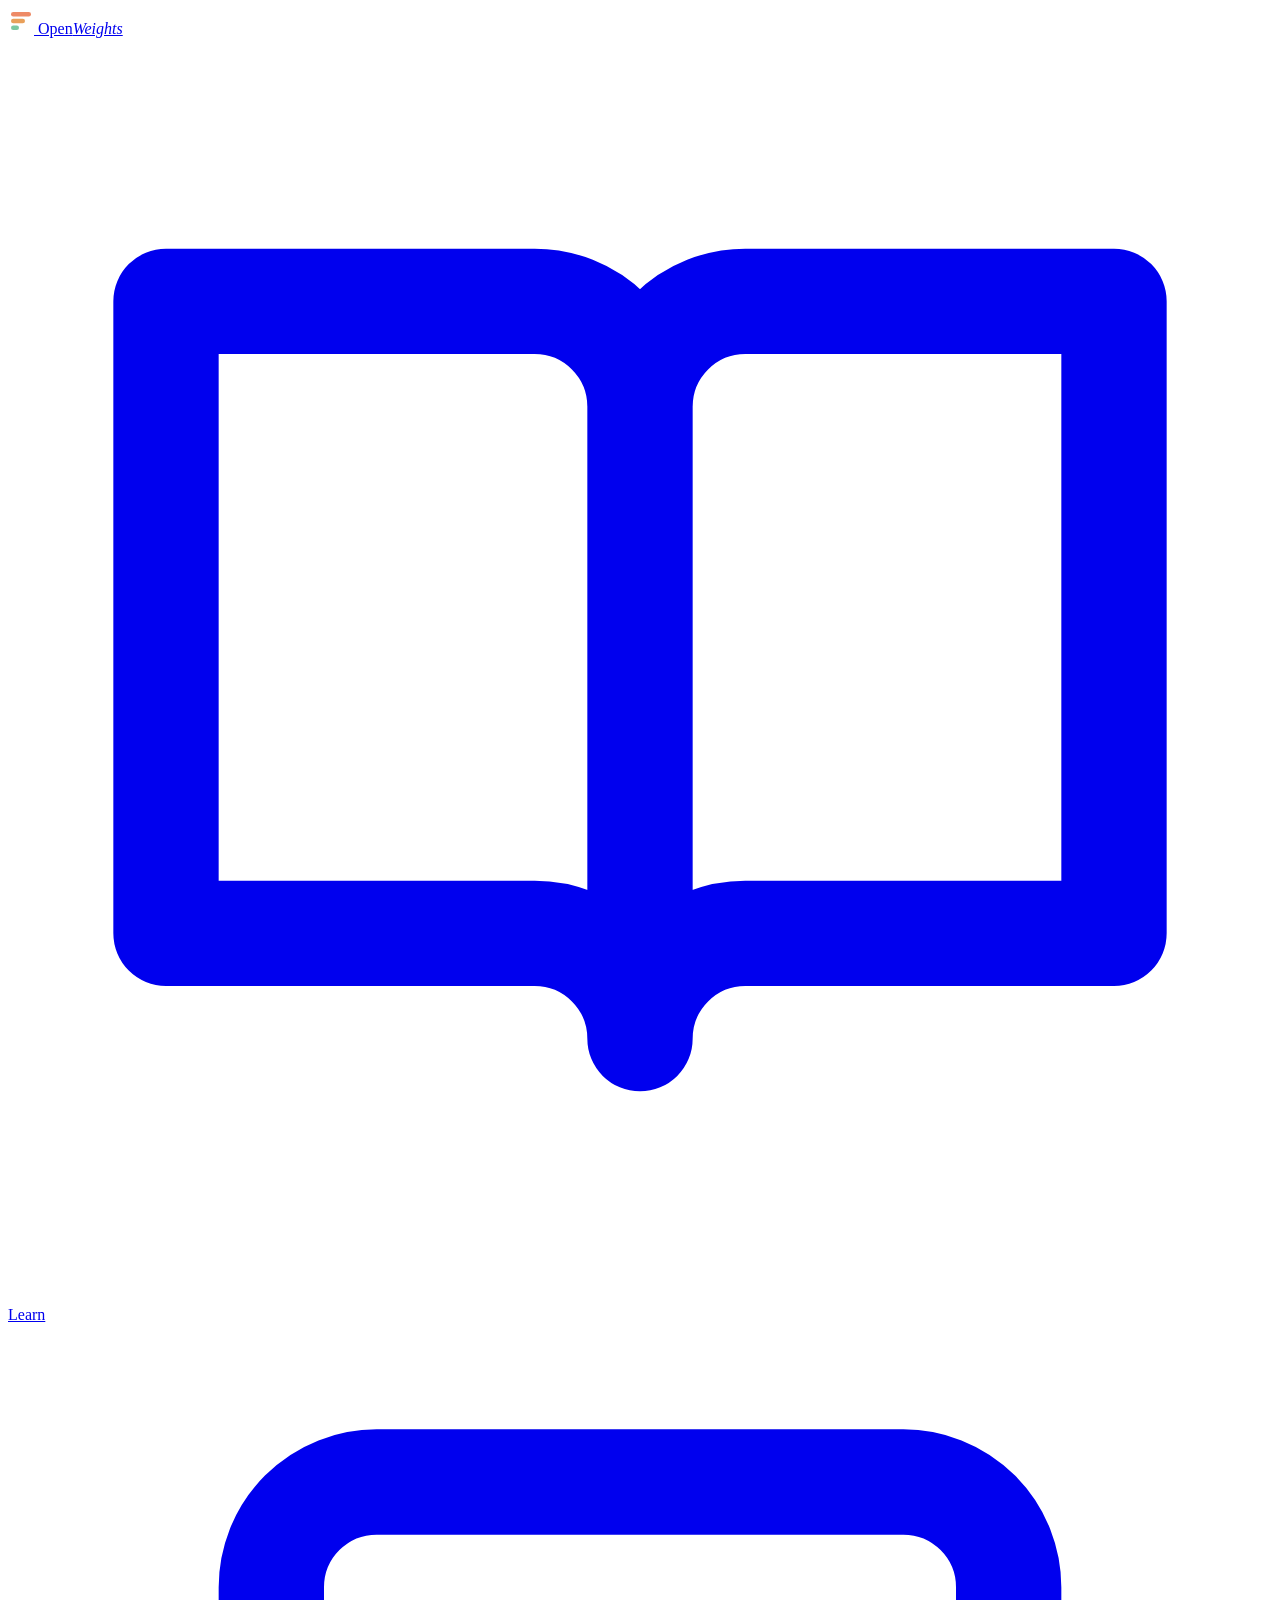
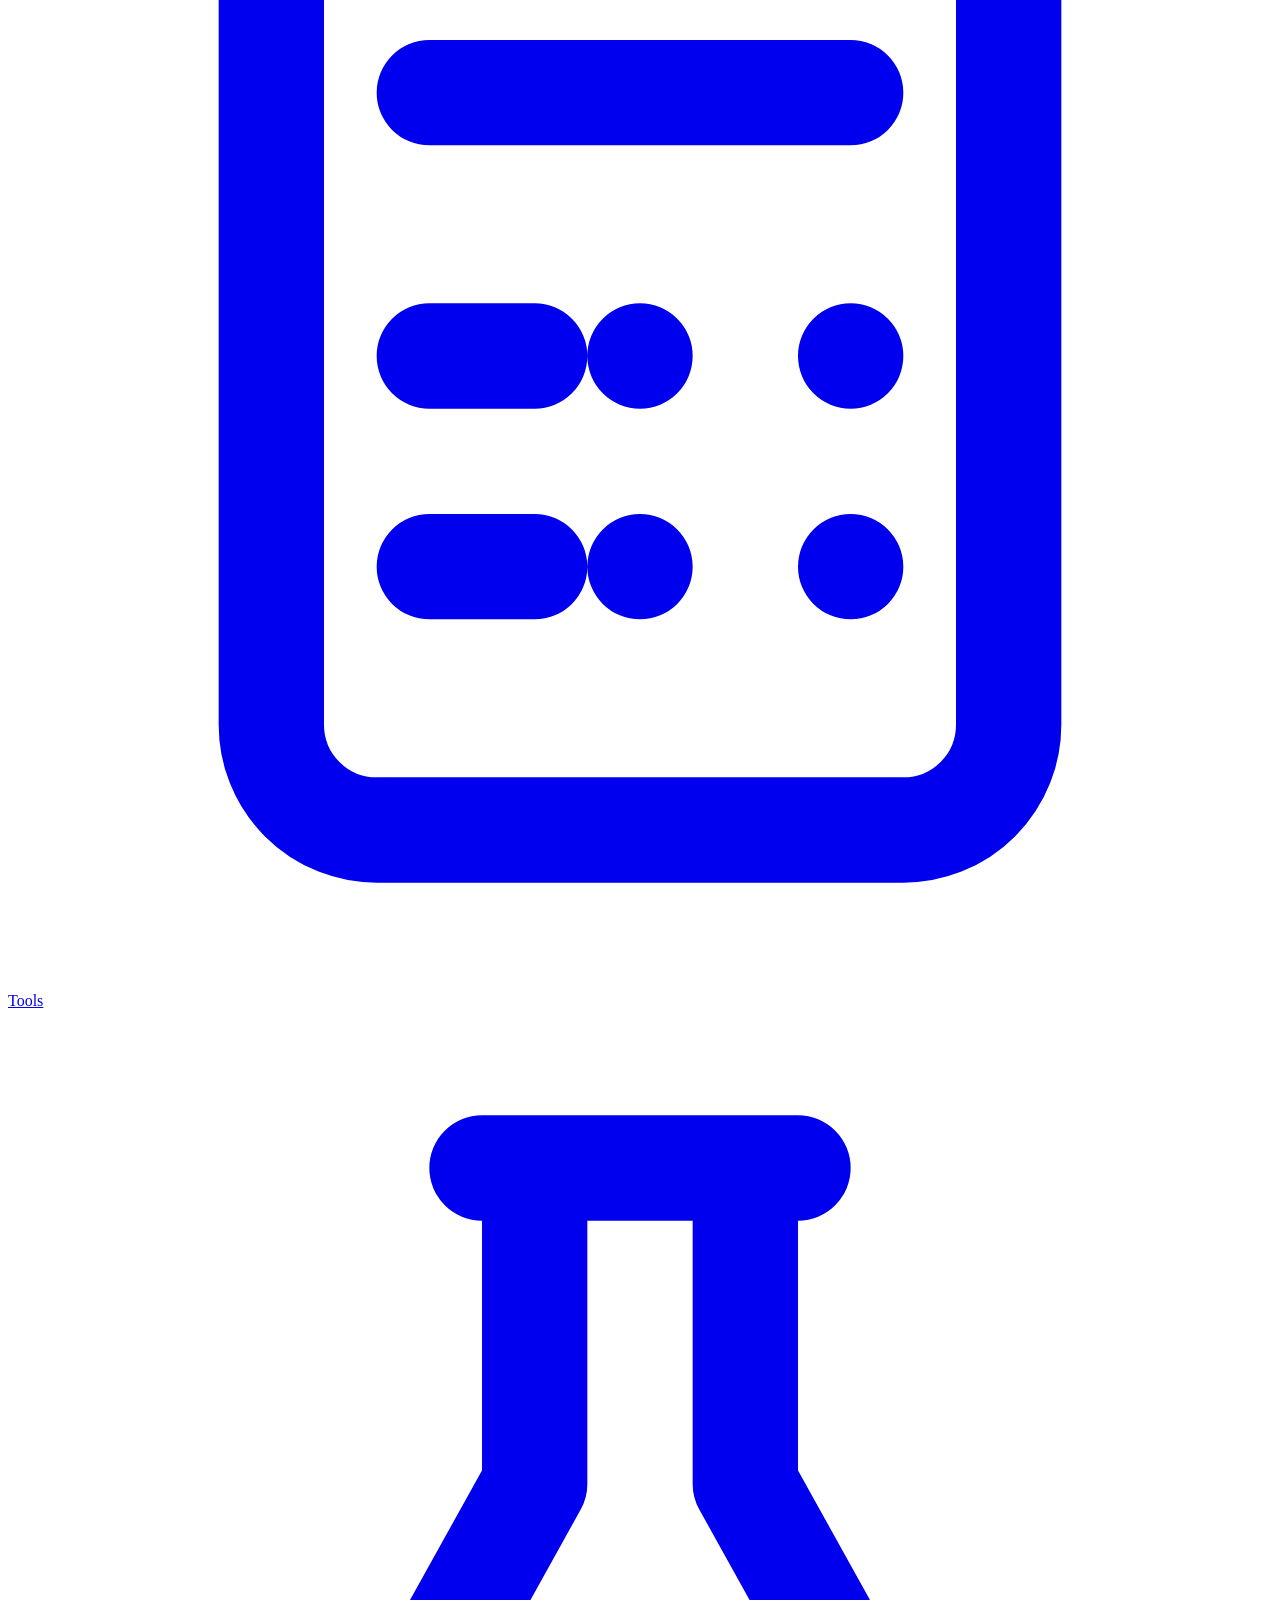
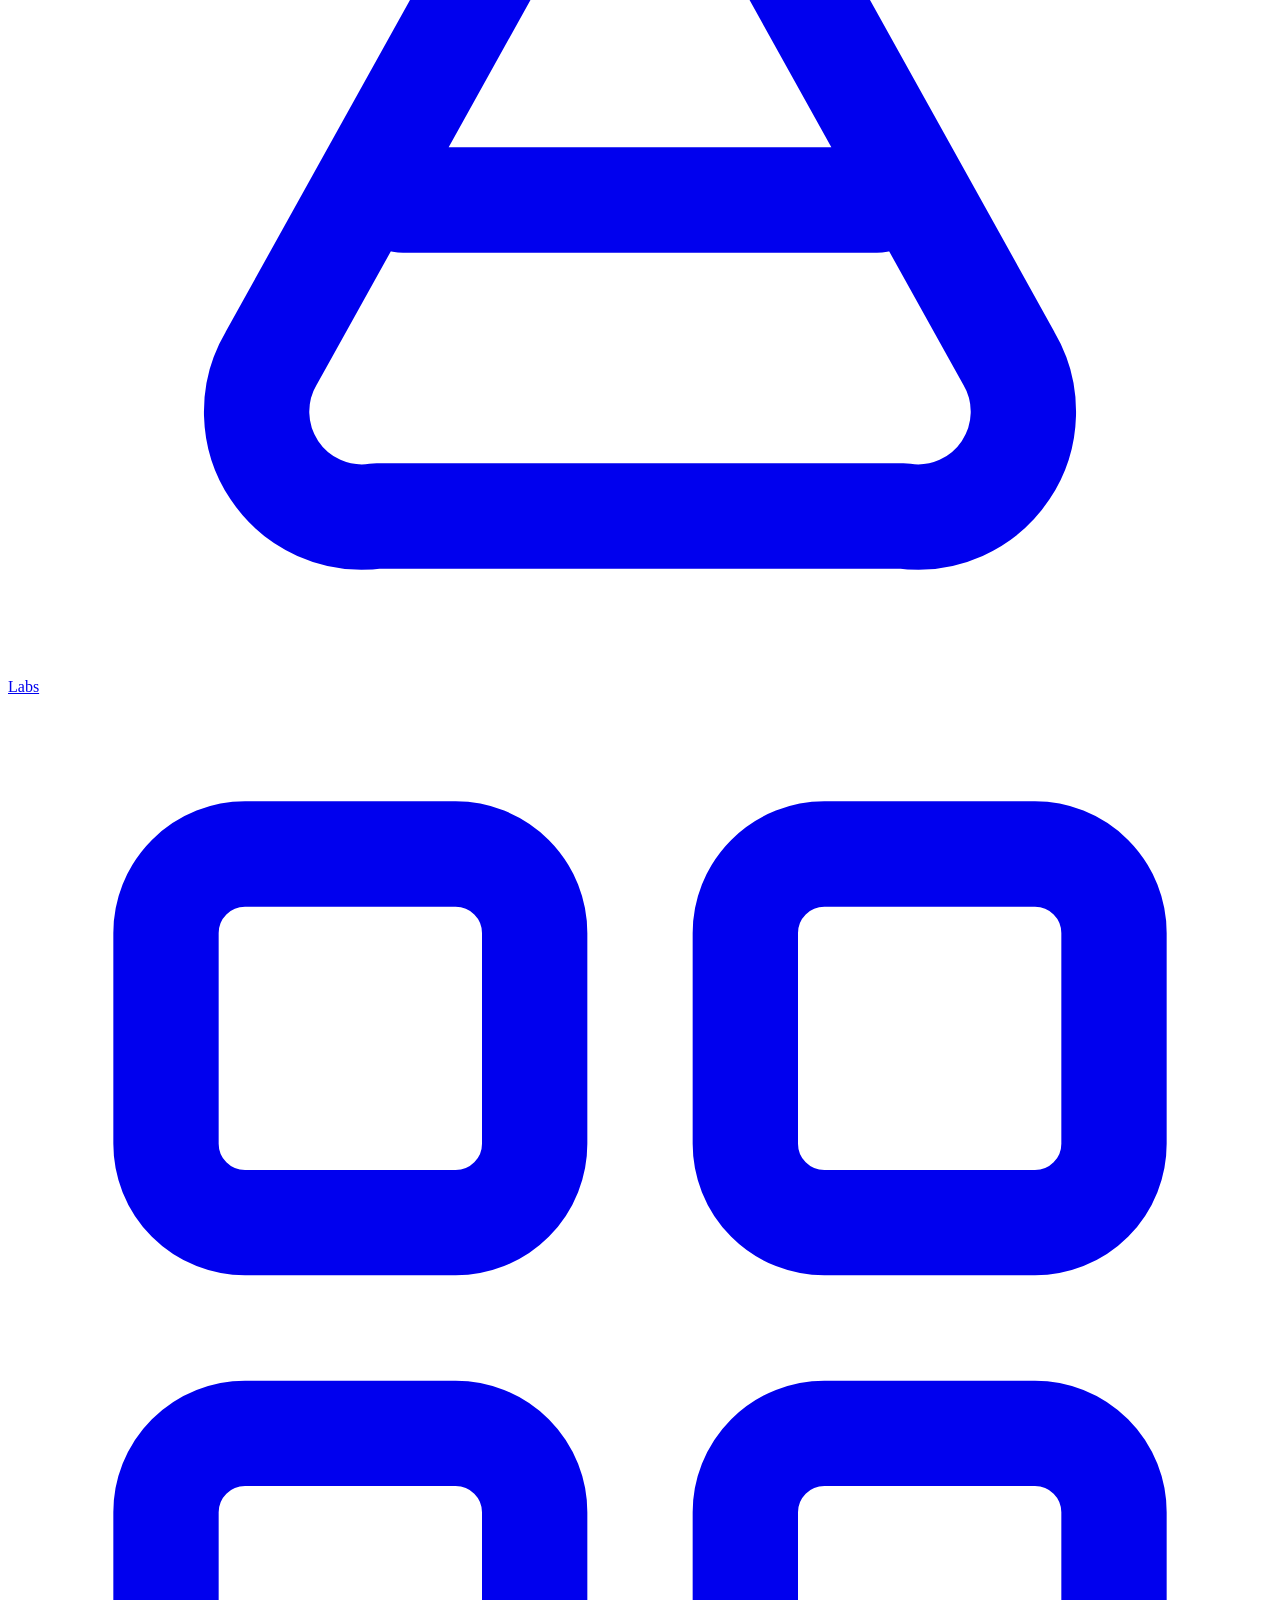
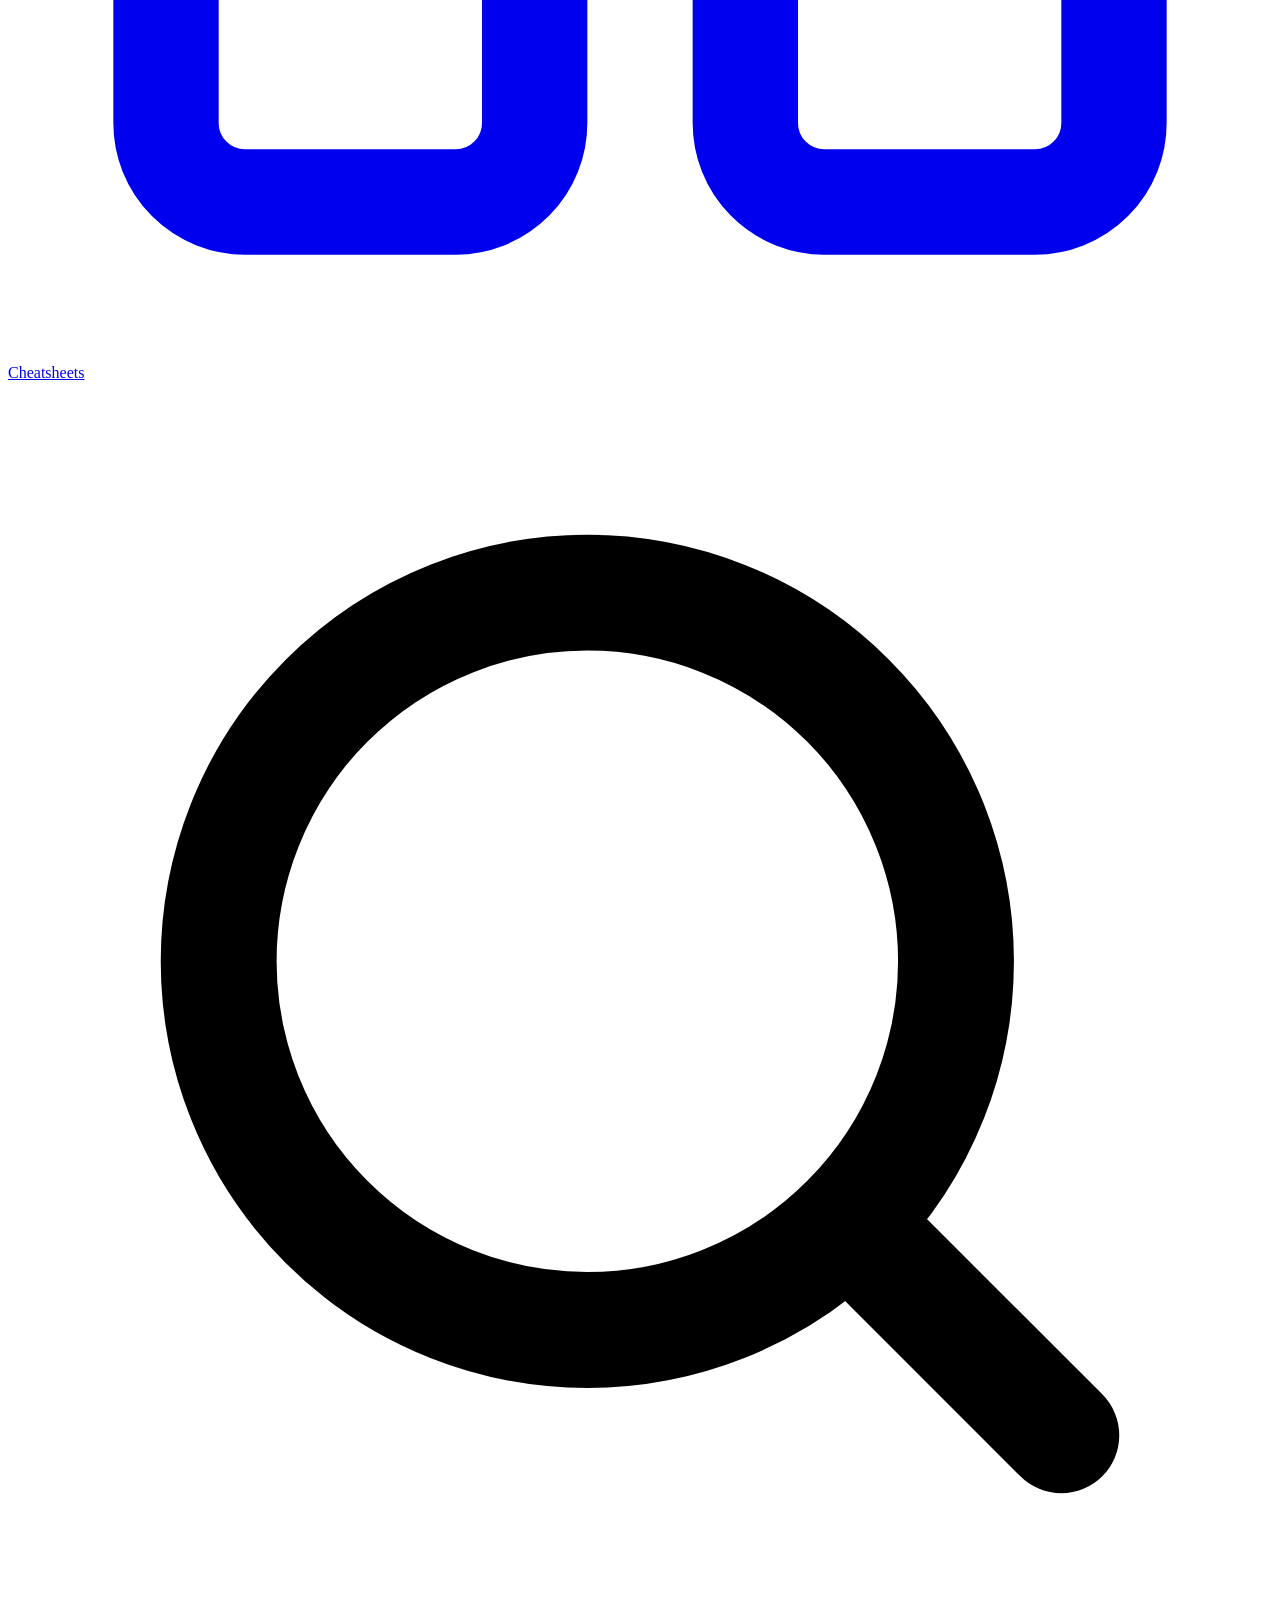
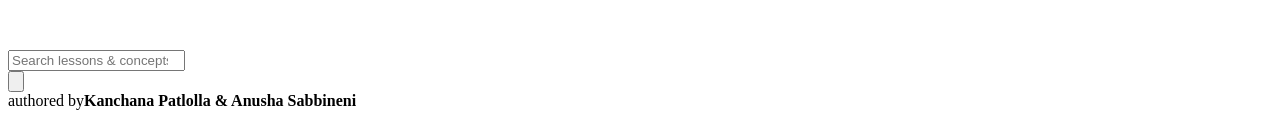
<file: site/src/index.tpl.html>
<!DOCTYPE html>
<html lang="en">
<head>
<!-- Google tag (GTM-MKN39GPM) -->
<script async src="https://www.googletagmanager.com/gtm.js?id=GTM-MKN39GPM"></script>
<script>
  window.dataLayer = window.dataLayer || [];
  function gtag(){dataLayer.push(arguments);}
  gtag('js', new Date());
</script>
<meta charset="UTF-8">
<meta name="viewport" content="width=device-width, initial-scale=1.0">
<meta name="referrer" content="strict-origin-when-cross-origin">
<title>Open-Weight AI Models for Enterprise Architects — OpenWeights interactive course</title>
<meta name="description" content="Interactive course on open-weight AI models for enterprise architects: 12 step-through lessons, a 73% duty-cycle break-even calculator, license triage, a workload router, and a 7-part Google Cloud code and video series.">
<link rel="canonical" href="https://openweights.cloudrace.info/">
<meta property="og:title" content="Open-Weight AI Models — Enterprise Architect&#39;s Interactive Course &amp; Toolkit">
<meta property="og:description" content="56% of gateway tokens at 14% of spend: step-through lessons, a 73% GPU duty-cycle calculator, license triage, and a 7-part Google Cloud code series.">
<meta property="og:url" content="https://openweights.cloudrace.info/">
<meta property="og:type" content="website">
<meta property="og:image" content="https://openweights.cloudrace.info/assets/youtube_explainer_thumbnail.jpg">
<meta name="twitter:card" content="summary_large_image">
<meta name="twitter:title" content="Open-Weight AI Models — Enterprise Architect&#39;s Interactive Course &amp; Toolkit">
<meta name="twitter:description" content="Step-through lessons, a 73% GPU duty-cycle calculator, license triage, and a 7-part Google Cloud code series.">
<meta name="twitter:image" content="https://openweights.cloudrace.info/assets/youtube_explainer_thumbnail.jpg">
<link rel="preconnect" href="https://fonts.googleapis.com">
<link rel="preconnect" href="https://fonts.gstatic.com" crossorigin>
<link href="https://fonts.googleapis.com/css2?family=Playfair+Display:ital,wght@0,600;0,700;0,800;1,600&family=Raleway:wght@400;500;600;700&family=Red+Hat+Mono:wght@400;500;600&display=swap" rel="stylesheet">
<style>/*CSS*/</style>
</head>
<body>
<div class="app">
  <div>
    <header class="top">
      <a class="brand" href="#/learn/release-tiers/1">
        <svg width="26" height="26" viewBox="0 0 26 26"><rect x="3" y="4" width="20" height="4.5" rx="2.25" fill="#EE8A66"/><rect x="3" y="10.75" width="14" height="4.5" rx="2.25" fill="#E9A05A"/><rect x="3" y="17.5" width="8" height="4.5" rx="2.25" fill="#7CC8A1"/></svg>
        <span>Open<em>Weights</em></span>
      </a>
      <nav class="tabs">
        <a class="tab" data-tab="learn" href="#/learn"><svg viewBox="0 0 24 24" fill="none" stroke="currentColor" stroke-width="2" stroke-linejoin="round"><path d="M3 5h7a2 2 0 0 1 2 2v12a2 2 0 0 0-2-2H3zM21 5h-7a2 2 0 0 0-2 2v12a2 2 0 0 1 2-2h7z"/></svg>Learn</a>
        <a class="tab" data-tab="tools" href="#/tools/breakeven"><svg viewBox="0 0 24 24" fill="none" stroke="currentColor" stroke-width="2" stroke-linecap="round"><rect x="5" y="3" width="14" height="18" rx="2"/><path d="M8 7h8M8 12h2M12 12h0M16 12h0M8 16h2M12 16h0M16 16h0"/></svg>Tools</a>
        <a class="tab" data-tab="labs" href="#/labs"><svg viewBox="0 0 24 24" fill="none" stroke="currentColor" stroke-width="2" stroke-linejoin="round" stroke-linecap="round"><path d="M9 3h6M10 3v6l-5 9a2 2 0 0 0 2 3h10a2 2 0 0 0 2-3l-5-9V3M7.5 15h9"/></svg>Labs</a>
        <a class="tab" data-tab="cheatsheets" href="#/cheatsheets"><svg viewBox="0 0 24 24" fill="none" stroke="currentColor" stroke-width="2" stroke-linejoin="round"><rect x="3" y="3" width="7" height="7" rx="1.5"/><rect x="14" y="3" width="7" height="7" rx="1.5"/><rect x="3" y="14" width="7" height="7" rx="1.5"/><rect x="14" y="14" width="7" height="7" rx="1.5"/></svg>Cheatsheets</a>
      </nav>
      <span class="grow"></span>
      <div class="search">
        <svg viewBox="0 0 24 24" fill="none" stroke="currentColor" stroke-width="2.2" stroke-linecap="round"><circle cx="11" cy="11" r="7"/><path d="M20 20l-3.5-3.5"/></svg>
        <input id="q" type="search" placeholder="Search lessons &amp; concepts…" autocomplete="off" aria-label="Search lessons and concepts">
        <div class="results" id="results"></div>
      </div>
      <button class="iconbtn" id="theme" title="Toggle dark mode" aria-label="Toggle dark mode"><svg class="ico" viewBox="0 0 24 24" fill="none" stroke="currentColor" stroke-width="2" stroke-linejoin="round"><path d="M20 14.5A8 8 0 0 1 9.5 4 8 8 0 1 0 20 14.5z"/></svg></button>
      <div class="by">authored by<b>Kanchana Patlolla &amp; Anusha Sabbineni</b></div>
    </header>
  </div>
  <main class="main" id="main"></main>
</div>
<noscript><p style="max-width:560px;margin:15vh auto;padding:0 24px">This interactive course needs JavaScript.</p></noscript>
<script>/*JS*/</script>
</body>
</html>
</file>
